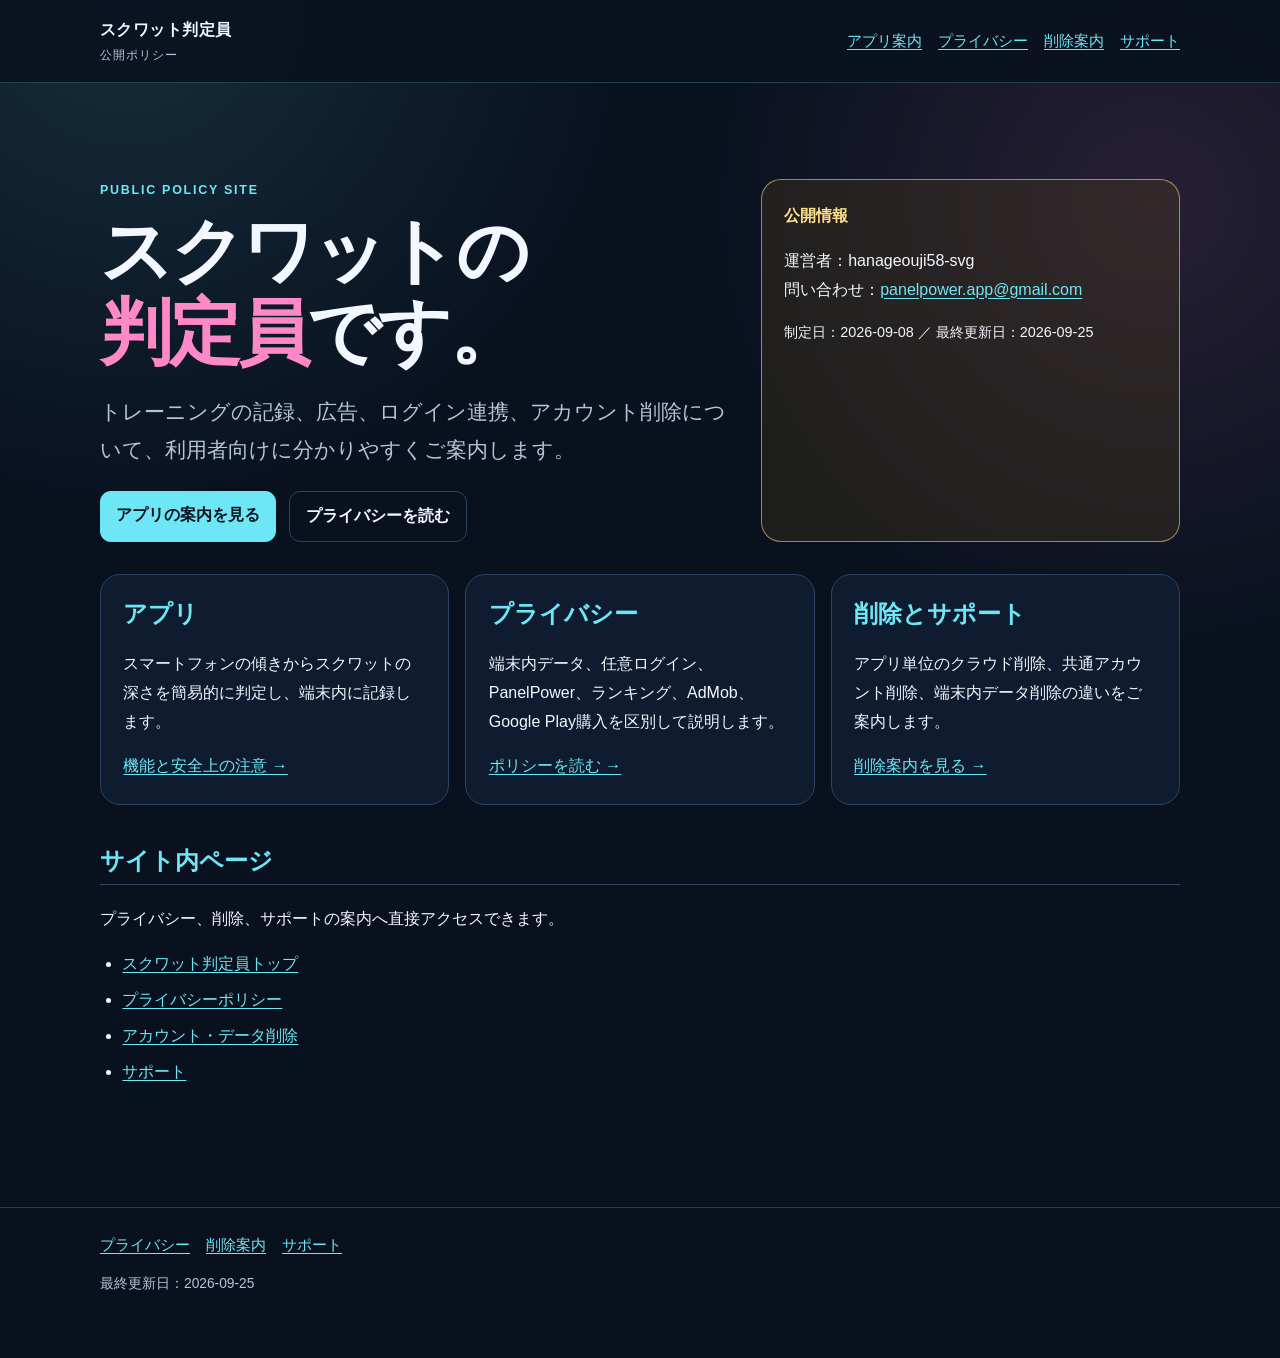
<file: index.html>
<!doctype html>
<html lang="ja">
  <head>
    <meta charset="utf-8">
    <meta name="viewport" content="width=device-width, initial-scale=1">
    <meta name="description" content="スクワット判定員の公開ポリシーサイト。プライバシー、アカウント削除、サポートをご案内します。">
    <meta name="theme-color" content="#09111f">
    <link rel="canonical" href="https://hanageouji58-svg.github.io/app-policies/">
    <link rel="stylesheet" href="styles.css">
    <title>アプリポリシー | スクワット判定員</title>
  </head>
  <body>
    <header class="site-header">
      <div class="shell header-inner">
        <a class="brand" href="./">スクワット判定員<small>公開ポリシー</small></a>
        <nav aria-label="主要メニュー">
          <a href="squatdegrees/">アプリ案内</a>
          <a href="squatdegrees/privacy/">プライバシー</a>
          <a href="squatdegrees/account-deletion/">削除案内</a>
          <a href="squatdegrees/support/">サポート</a>
        </nav>
      </div>
    </header>
    <main class="shell">
      <section class="hero">
        <div>
          <p class="eyebrow">Public policy site</p>
          <h1>スクワットの<br><span>判定員</span>です。</h1>
          <p class="lede">トレーニングの記録、広告、ログイン連携、アカウント削除について、利用者向けに分かりやすくご案内します。</p>
          <div class="button-row">
            <a class="button" href="squatdegrees/">アプリの案内を見る</a>
            <a class="button secondary" href="squatdegrees/privacy/">プライバシーを読む</a>
          </div>
        </div>
        <aside class="notice" aria-label="公開情報">
          <strong>公開情報</strong>
          <p>運営者：hanageouji58-svg<br>問い合わせ：<a href="mailto:panelpower.app@gmail.com?subject=%E3%80%90%E3%82%B9%E3%82%AF%E3%83%AF%E3%83%83%E3%83%88%E5%88%A4%E5%AE%9A%E5%93%A1%E3%80%91%E3%81%8A%E5%95%8F%E3%81%84%E5%90%88%E3%82%8F%E3%81%9B">panelpower.app@gmail.com</a></p>
          <p class="small">制定日：2026-09-08 ／ 最終更新日：2026-09-25</p>
        </aside>
      </section>

      <div class="card-grid">
        <article class="card">
          <h2>アプリ</h2>
          <p>スマートフォンの傾きからスクワットの深さを簡易的に判定し、端末内に記録します。</p>
          <a href="squatdegrees/">機能と安全上の注意 →</a>
        </article>
        <article class="card">
          <h2>プライバシー</h2>
          <p>端末内データ、任意ログイン、PanelPower、ランキング、AdMob、Google Play購入を区別して説明します。</p>
          <a href="squatdegrees/privacy/">ポリシーを読む →</a>
        </article>
        <article class="card">
          <h2>削除とサポート</h2>
          <p>アプリ単位のクラウド削除、共通アカウント削除、端末内データ削除の違いをご案内します。</p>
          <a href="squatdegrees/account-deletion/">削除案内を見る →</a>
        </article>
      </div>

      <section>
        <h2>サイト内ページ</h2>
        <p>プライバシー、削除、サポートの案内へ直接アクセスできます。</p>
        <ul>
          <li><a href="squatdegrees/">スクワット判定員トップ</a></li>
          <li><a href="squatdegrees/privacy/">プライバシーポリシー</a></li>
          <li><a href="squatdegrees/account-deletion/">アカウント・データ削除</a></li>
          <li><a href="squatdegrees/support/">サポート</a></li>
        </ul>
      </section>
    </main>
    <footer class="site-footer">
      <div class="shell">
        <nav aria-label="フッターメニュー">
          <a href="squatdegrees/privacy/">プライバシー</a>
          <a href="squatdegrees/account-deletion/">削除案内</a>
          <a href="squatdegrees/support/">サポート</a>
        </nav>
        <p>最終更新日：2026-09-25</p>
      </div>
    </footer>
  </body>
</html>
</file>
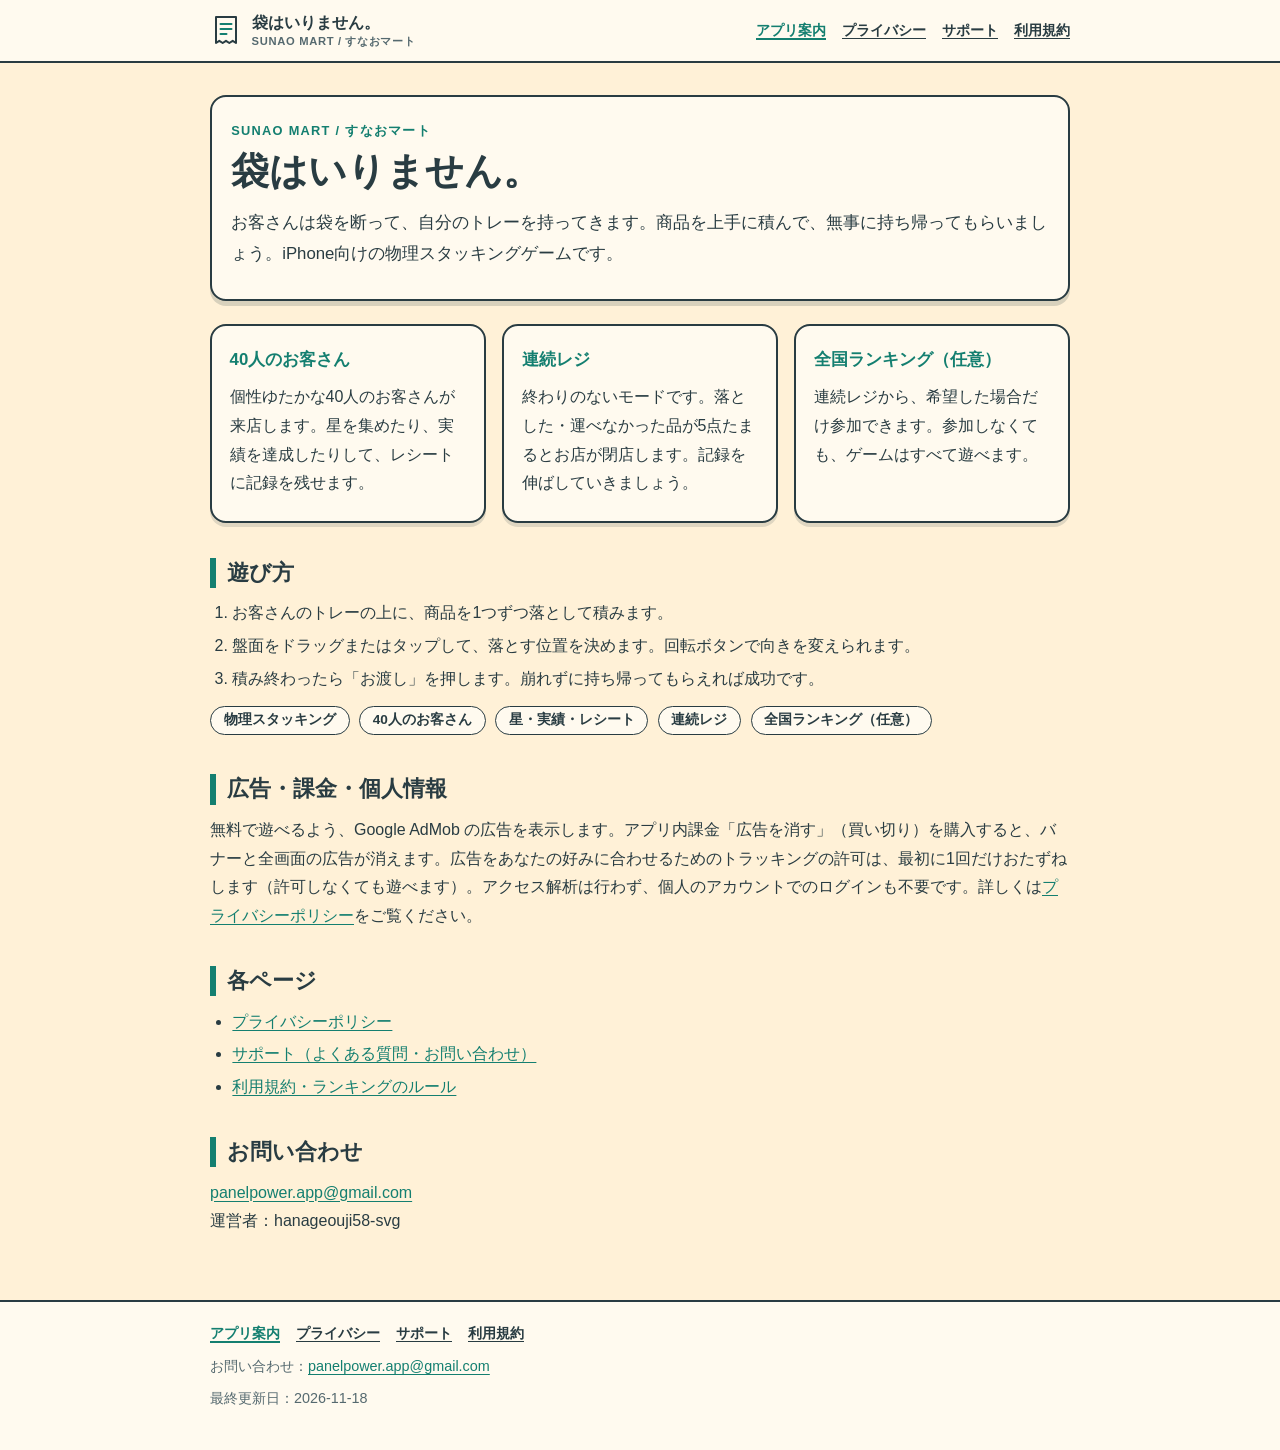
<file: fukuro/index.html>
<!doctype html>
<html lang="ja">
  <head>
    <meta charset="utf-8">
    <meta name="viewport" content="width=device-width, initial-scale=1">
    <meta name="description" content="『袋はいりません。』（SUNAO MART / すなおマート）の紹介。遊び方、連続レジ、全国ランキング、お問い合わせ先。">
    <meta name="theme-color" content="#FFF1D7">
    <link rel="canonical" href="https://hanageouji58-svg.github.io/app-policies/fukuro/">
    <link rel="stylesheet" href="styles.css">
    <title>アプリ案内 | 袋はいりません。</title>
  </head>
  <body>
    <header class="site-header">
      <div class="shell header-inner">
        <a class="brand" href="./"><svg class="logo" viewBox="0 0 32 32" width="32" height="32" aria-hidden="true" focusable="false"><path d="M6 3h20v26l-3.3-2.2L19.3 29 16 26.8 12.7 29l-3.4-2.2L6 29z" fill="#FFFAEF" stroke="#293C42" stroke-width="2" stroke-linejoin="round"/><path d="M10.5 10h11M10.5 15h11M10.5 20h6" stroke="#147F70" stroke-width="2" stroke-linecap="round"/></svg><span>袋はいりません。<small>SUNAO MART / すなおマート</small></span></a>
        <nav aria-label="主要メニュー">
          <a href="./" aria-current="page">アプリ案内</a>
          <a href="./privacy/">プライバシー</a>
          <a href="./support/">サポート</a>
          <a href="./terms/">利用規約</a>
        </nav>
      </div>
    </header>
    <main class="shell">
      <section class="hero">
        <p class="eyebrow">SUNAO MART / すなおマート</p>
        <h1>袋はいりません。</h1>
        <p class="lede">お客さんは袋を断って、自分のトレーを持ってきます。商品を上手に積んで、無事に持ち帰ってもらいましょう。iPhone向けの物理スタッキングゲームです。</p>
      </section>

      <div class="card-grid">
        <article class="card">
          <h3>40人のお客さん</h3>
          <p>個性ゆたかな40人のお客さんが来店します。星を集めたり、実績を達成したりして、レシートに記録を残せます。</p>
        </article>
        <article class="card">
          <h3>連続レジ</h3>
          <p>終わりのないモードです。落とした・運べなかった品が5点たまるとお店が閉店します。記録を伸ばしていきましょう。</p>
        </article>
        <article class="card">
          <h3>全国ランキング（任意）</h3>
          <p>連続レジから、希望した場合だけ参加できます。参加しなくても、ゲームはすべて遊べます。</p>
        </article>
      </div>

      <section>
        <h2>遊び方</h2>
        <ol>
          <li>お客さんのトレーの上に、商品を1つずつ落として積みます。</li>
          <li>盤面をドラッグまたはタップして、落とす位置を決めます。回転ボタンで向きを変えられます。</li>
          <li>積み終わったら「お渡し」を押します。崩れずに持ち帰ってもらえれば成功です。</li>
        </ol>
        <p>
          <span class="pill">物理スタッキング</span>
          <span class="pill">40人のお客さん</span>
          <span class="pill">星・実績・レシート</span>
          <span class="pill">連続レジ</span>
          <span class="pill">全国ランキング（任意）</span>
        </p>
      </section>

      <section>
        <h2>広告・課金・個人情報</h2>
        <p>無料で遊べるよう、Google AdMob の広告を表示します。アプリ内課金「広告を消す」（買い切り）を購入すると、バナーと全画面の広告が消えます。広告をあなたの好みに合わせるためのトラッキングの許可は、最初に1回だけおたずねします（許可しなくても遊べます）。アクセス解析は行わず、個人のアカウントでのログインも不要です。詳しくは<a href="privacy/">プライバシーポリシー</a>をご覧ください。</p>
      </section>

      <section>
        <h2>各ページ</h2>
        <ul>
          <li><a href="privacy/">プライバシーポリシー</a></li>
          <li><a href="support/">サポート（よくある質問・お問い合わせ）</a></li>
          <li><a href="terms/">利用規約・ランキングのルール</a></li>
        </ul>
      </section>

      <section>
        <h2>お問い合わせ</h2>
        <p><a href="mailto:panelpower.app@gmail.com?subject=%E3%80%90%E8%A2%8B%E3%81%AF%E3%81%84%E3%82%8A%E3%81%BE%E3%81%9B%E3%82%93%E3%80%82%E3%80%91%E3%81%8A%E5%95%8F%E3%81%84%E5%90%88%E3%82%8F%E3%81%9B">panelpower.app@gmail.com</a><br>運営者：hanageouji58-svg</p>
      </section>
    </main>
    <footer class="site-footer">
      <div class="shell">
        <nav aria-label="フッターメニュー">
          <a href="./" aria-current="page">アプリ案内</a>
          <a href="./privacy/">プライバシー</a>
          <a href="./support/">サポート</a>
          <a href="./terms/">利用規約</a>
        </nav>
        <p>お問い合わせ：<a href="mailto:panelpower.app@gmail.com?subject=%E3%80%90%E8%A2%8B%E3%81%AF%E3%81%84%E3%82%8A%E3%81%BE%E3%81%9B%E3%82%93%E3%80%82%E3%80%91%E3%81%8A%E5%95%8F%E3%81%84%E5%90%88%E3%82%8F%E3%81%9B">panelpower.app@gmail.com</a></p>
        <p>最終更新日：2026-11-18</p>
      </div>
    </footer>
  </body>
</html>
</file>
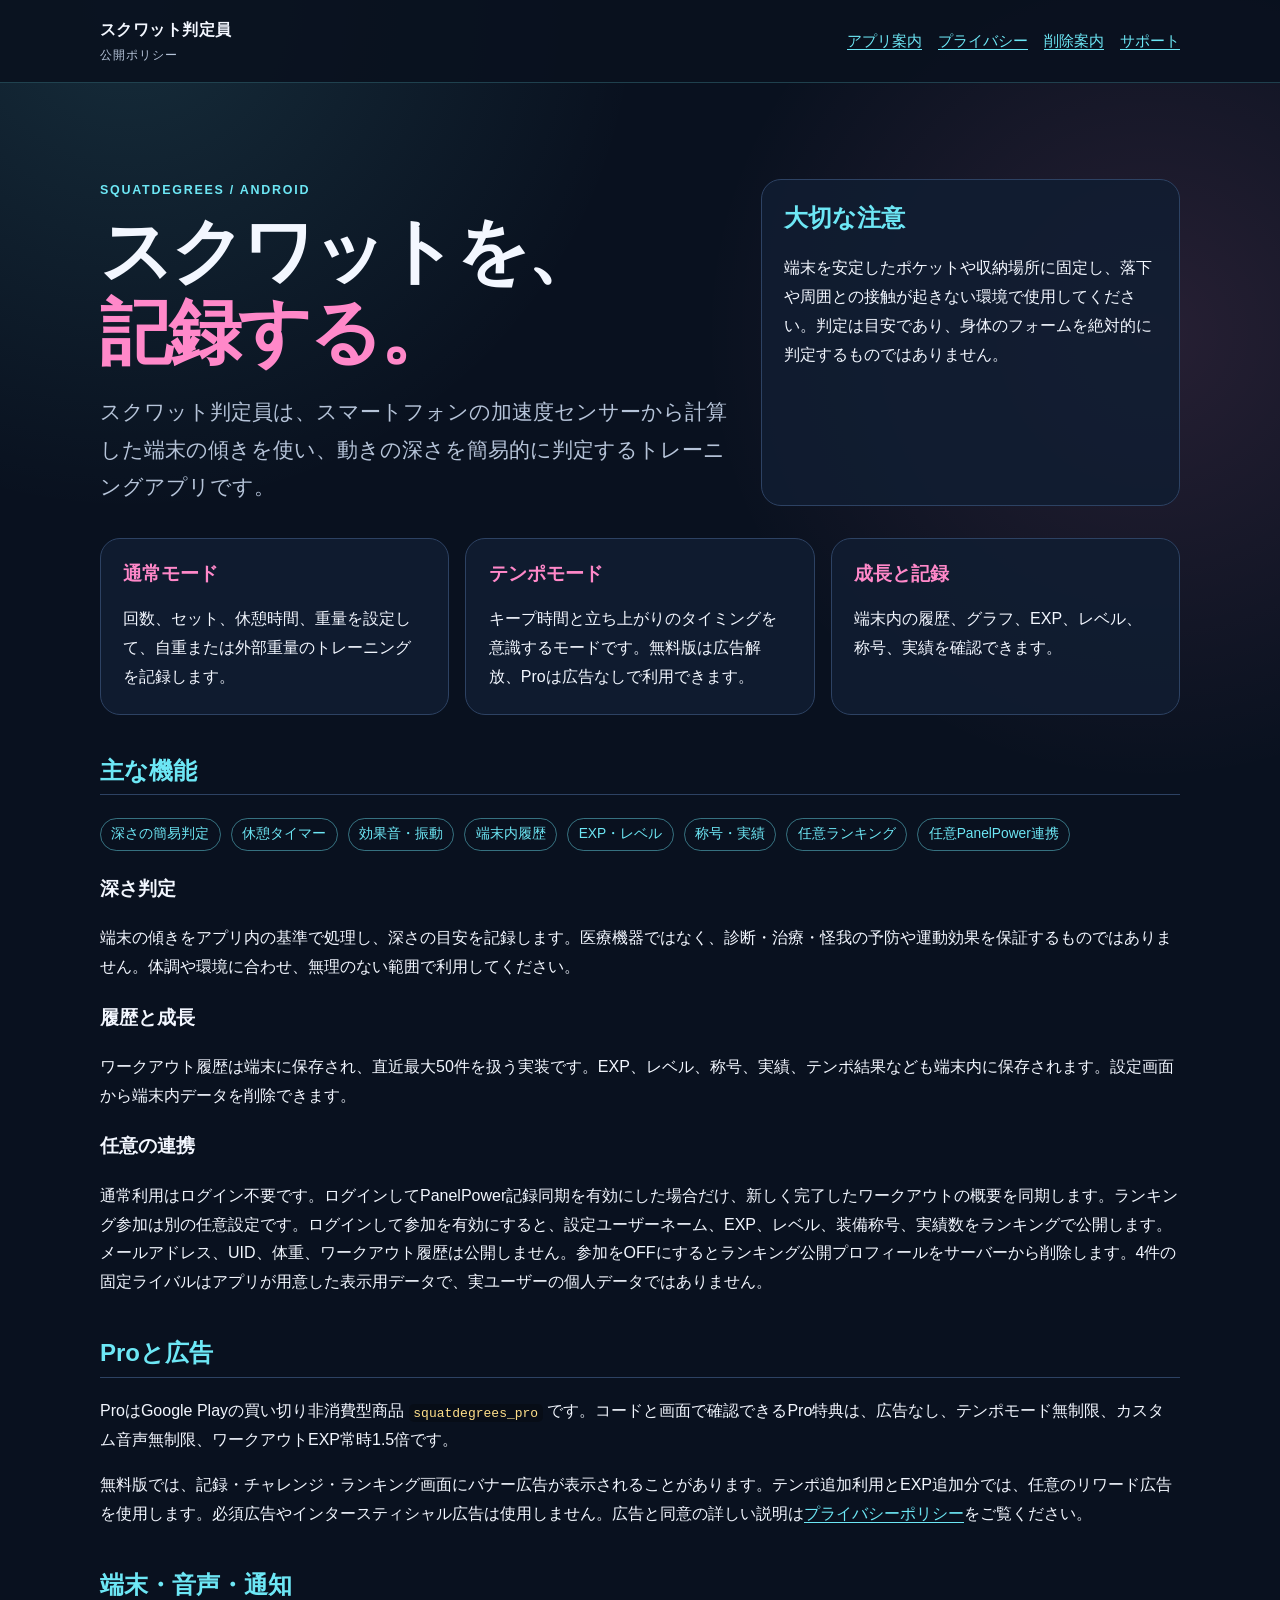
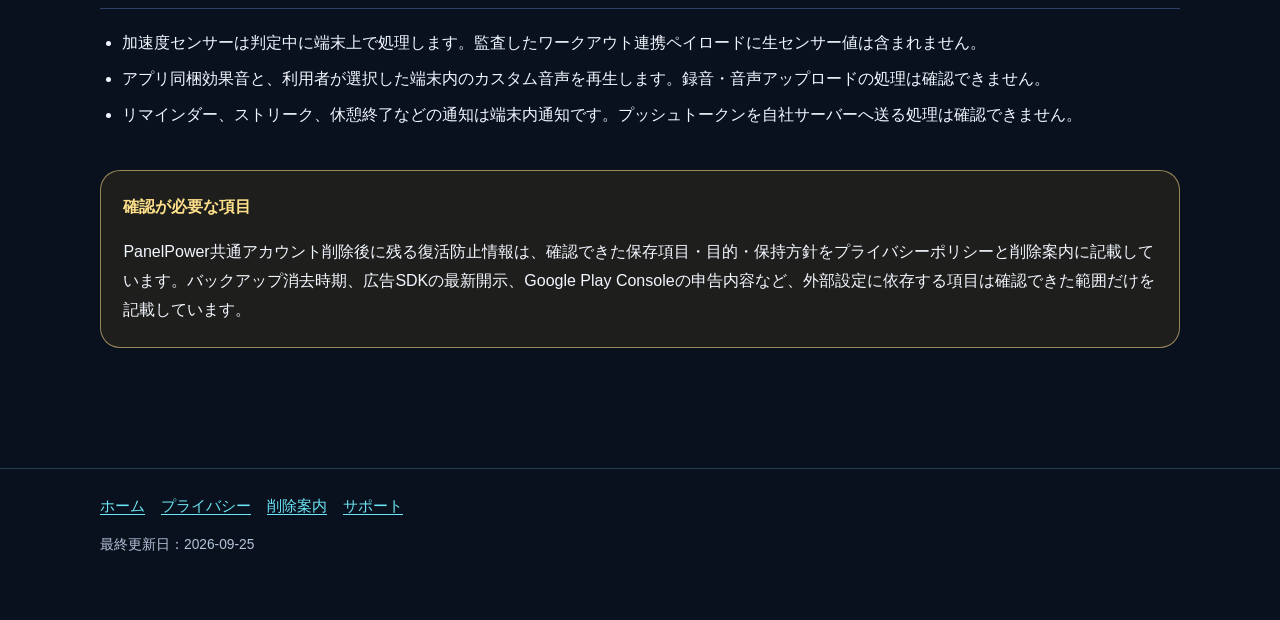
<file: squatdegrees/index.html>
<!doctype html>
<html lang="ja">
  <head>
    <meta charset="utf-8">
    <meta name="viewport" content="width=device-width, initial-scale=1">
    <meta name="description" content="スクワット判定員の機能、広告、Pro、データの概要と安全上の注意。">
    <meta name="theme-color" content="#09111f">
    <link rel="canonical" href="https://hanageouji58-svg.github.io/app-policies/squatdegrees/">
    <link rel="stylesheet" href="../styles.css">
    <title>アプリ案内 | スクワット判定員</title>
  </head>
  <body>
    <header class="site-header">
      <div class="shell header-inner">
        <a class="brand" href="../">スクワット判定員<small>公開ポリシー</small></a>
        <nav aria-label="主要メニュー">
          <a href="./">アプリ案内</a>
          <a href="privacy/">プライバシー</a>
          <a href="account-deletion/">削除案内</a>
          <a href="support/">サポート</a>
        </nav>
      </div>
    </header>
    <main class="shell">
      <section class="hero">
        <div>
          <p class="eyebrow">Squatdegrees / Android</p>
          <h1>スクワットを、<br><span>記録する。</span></h1>
          <p class="lede">スクワット判定員は、スマートフォンの加速度センサーから計算した端末の傾きを使い、動きの深さを簡易的に判定するトレーニングアプリです。</p>
        </div>
        <aside class="card">
          <h2>大切な注意</h2>
          <p>端末を安定したポケットや収納場所に固定し、落下や周囲との接触が起きない環境で使用してください。判定は目安であり、身体のフォームを絶対的に判定するものではありません。</p>
        </aside>
      </section>

      <div class="card-grid">
        <article class="card">
          <h3>通常モード</h3>
          <p>回数、セット、休憩時間、重量を設定して、自重または外部重量のトレーニングを記録します。</p>
        </article>
        <article class="card">
          <h3>テンポモード</h3>
          <p>キープ時間と立ち上がりのタイミングを意識するモードです。無料版は広告解放、Proは広告なしで利用できます。</p>
        </article>
        <article class="card">
          <h3>成長と記録</h3>
          <p>端末内の履歴、グラフ、EXP、レベル、称号、実績を確認できます。</p>
        </article>
      </div>

      <section>
        <h2>主な機能</h2>
        <p>
          <span class="pill">深さの簡易判定</span>
          <span class="pill">休憩タイマー</span>
          <span class="pill">効果音・振動</span>
          <span class="pill">端末内履歴</span>
          <span class="pill">EXP・レベル</span>
          <span class="pill">称号・実績</span>
          <span class="pill">任意ランキング</span>
          <span class="pill">任意PanelPower連携</span>
        </p>
        <h3>深さ判定</h3>
        <p>端末の傾きをアプリ内の基準で処理し、深さの目安を記録します。医療機器ではなく、診断・治療・怪我の予防や運動効果を保証するものではありません。体調や環境に合わせ、無理のない範囲で利用してください。</p>
        <h3>履歴と成長</h3>
        <p>ワークアウト履歴は端末に保存され、直近最大50件を扱う実装です。EXP、レベル、称号、実績、テンポ結果なども端末内に保存されます。設定画面から端末内データを削除できます。</p>
        <h3>任意の連携</h3>
        <p>通常利用はログイン不要です。ログインしてPanelPower記録同期を有効にした場合だけ、新しく完了したワークアウトの概要を同期します。ランキング参加は別の任意設定です。ログインして参加を有効にすると、設定ユーザーネーム、EXP、レベル、装備称号、実績数をランキングで公開します。メールアドレス、UID、体重、ワークアウト履歴は公開しません。参加をOFFにするとランキング公開プロフィールをサーバーから削除します。4件の固定ライバルはアプリが用意した表示用データで、実ユーザーの個人データではありません。</p>
      </section>

      <section>
        <h2>Proと広告</h2>
        <p>ProはGoogle Playの買い切り非消費型商品 <code>squatdegrees_pro</code> です。コードと画面で確認できるPro特典は、広告なし、テンポモード無制限、カスタム音声無制限、ワークアウトEXP常時1.5倍です。</p>
        <p>無料版では、記録・チャレンジ・ランキング画面にバナー広告が表示されることがあります。テンポ追加利用とEXP追加分では、任意のリワード広告を使用します。必須広告やインタースティシャル広告は使用しません。広告と同意の詳しい説明は<a href="privacy/">プライバシーポリシー</a>をご覧ください。</p>
      </section>

      <section>
        <h2>端末・音声・通知</h2>
        <ul>
          <li>加速度センサーは判定中に端末上で処理します。監査したワークアウト連携ペイロードに生センサー値は含まれません。</li>
          <li>アプリ同梱効果音と、利用者が選択した端末内のカスタム音声を再生します。録音・音声アップロードの処理は確認できません。</li>
          <li>リマインダー、ストリーク、休憩終了などの通知は端末内通知です。プッシュトークンを自社サーバーへ送る処理は確認できません。</li>
        </ul>
      </section>

      <section class="notice">
        <strong>確認が必要な項目</strong>
        <p>PanelPower共通アカウント削除後に残る復活防止情報は、確認できた保存項目・目的・保持方針をプライバシーポリシーと削除案内に記載しています。バックアップ消去時期、広告SDKの最新開示、Google Play Consoleの申告内容など、外部設定に依存する項目は確認できた範囲だけを記載しています。</p>
      </section>
    </main>
    <footer class="site-footer">
      <div class="shell">
        <nav aria-label="フッターメニュー">
          <a href="../">ホーム</a>
          <a href="privacy/">プライバシー</a>
          <a href="account-deletion/">削除案内</a>
          <a href="support/">サポート</a>
        </nav>
        <p>最終更新日：2026-09-25</p>
      </div>
    </footer>
  </body>
</html>
</file>
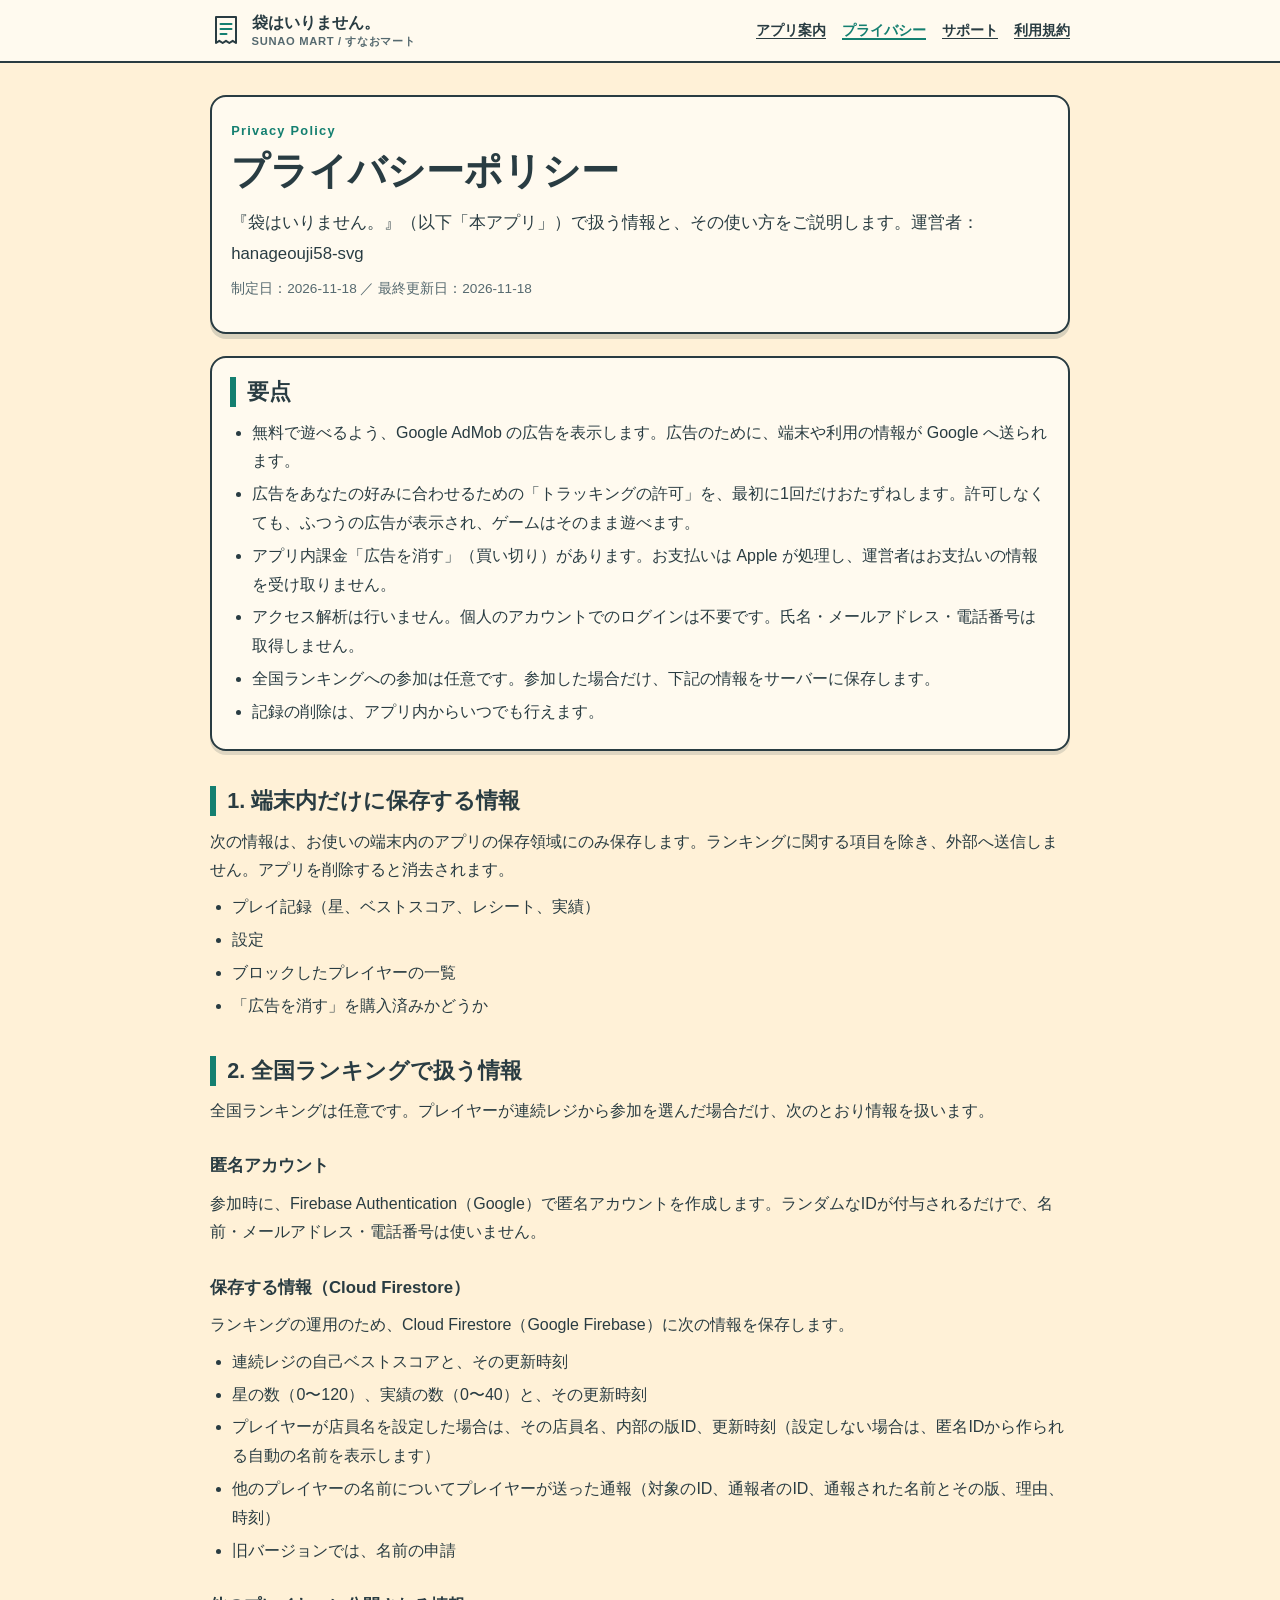
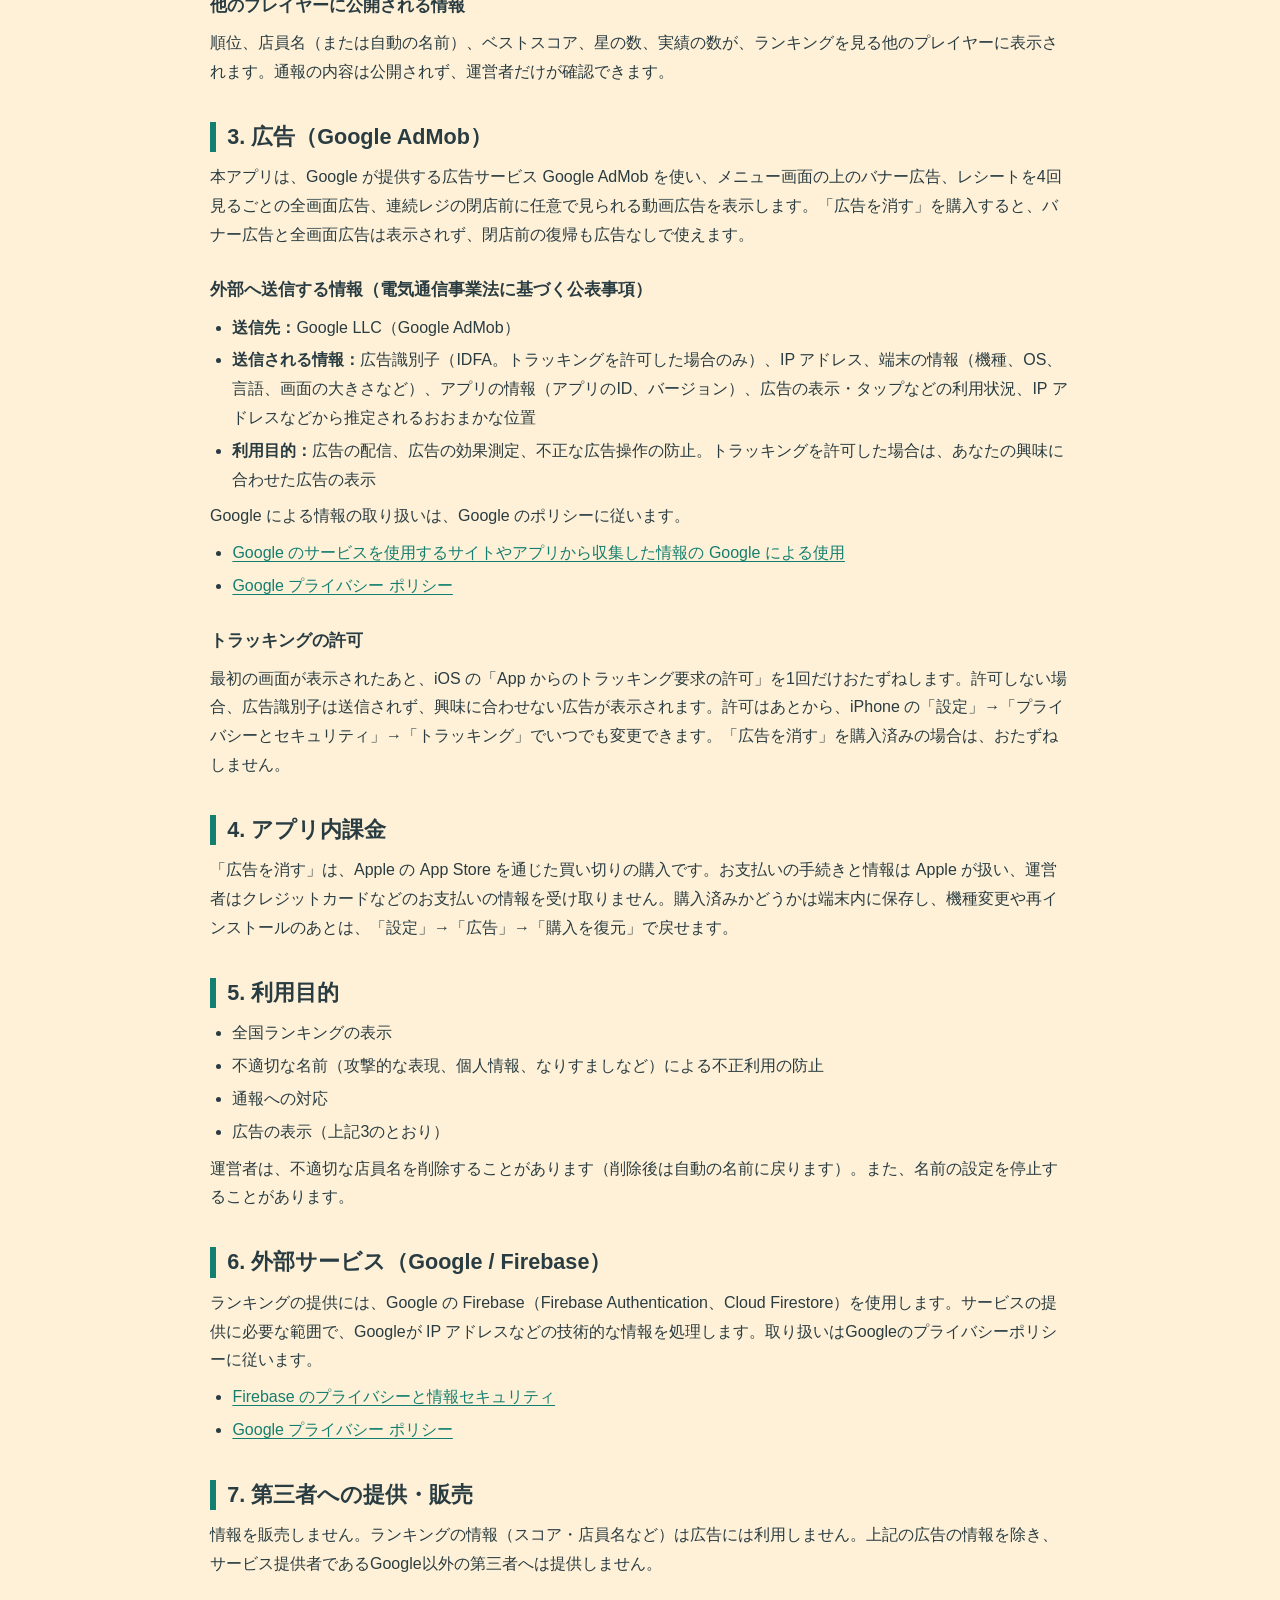
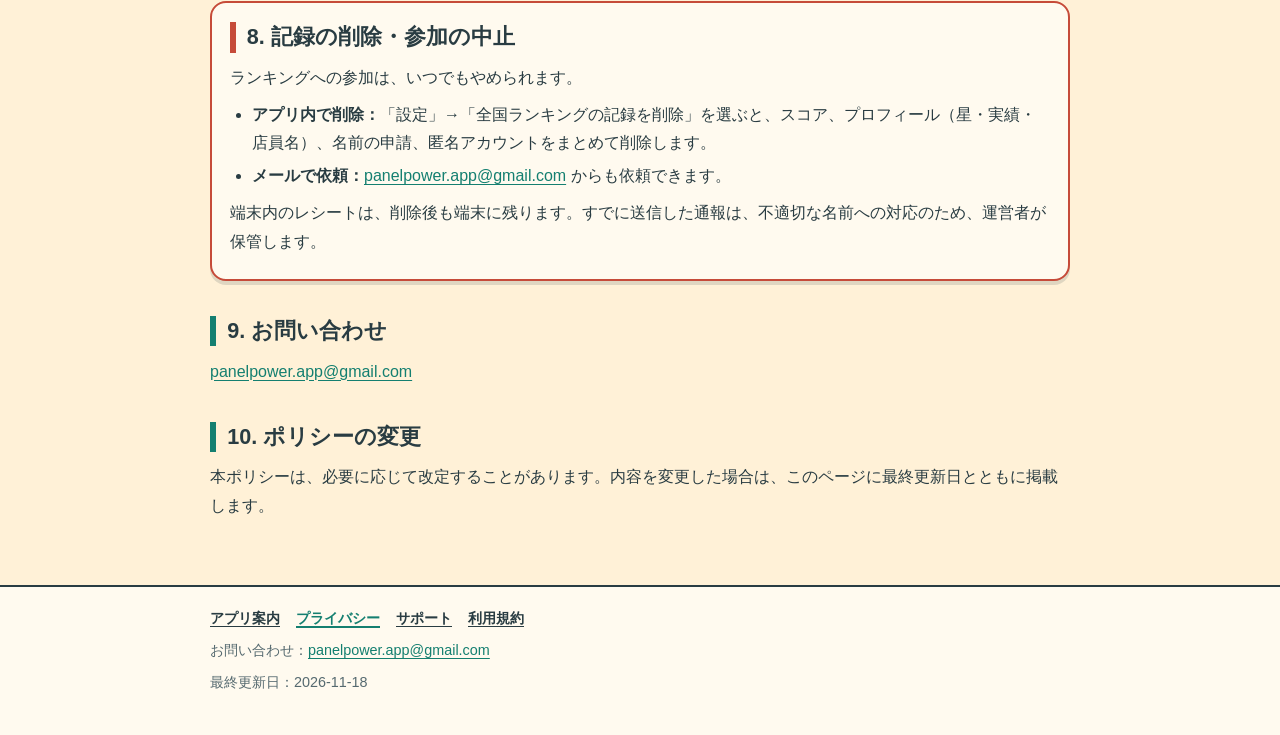
<file: fukuro/privacy/index.html>
<!doctype html>
<html lang="ja">
  <head>
    <meta charset="utf-8">
    <meta name="viewport" content="width=device-width, initial-scale=1">
    <meta name="description" content="『袋はいりません。』のプライバシーポリシー。端末内の情報、広告（Google AdMob）とトラッキング、アプリ内課金、任意の全国ランキングで扱う情報、削除方法。">
    <meta name="theme-color" content="#FFF1D7">
    <link rel="canonical" href="https://hanageouji58-svg.github.io/app-policies/fukuro/privacy/">
    <link rel="stylesheet" href="../styles.css">
    <title>プライバシーポリシー | 袋はいりません。</title>
  </head>
  <body>
    <header class="site-header">
      <div class="shell header-inner">
        <a class="brand" href="../"><svg class="logo" viewBox="0 0 32 32" width="32" height="32" aria-hidden="true" focusable="false"><path d="M6 3h20v26l-3.3-2.2L19.3 29 16 26.8 12.7 29l-3.4-2.2L6 29z" fill="#FFFAEF" stroke="#293C42" stroke-width="2" stroke-linejoin="round"/><path d="M10.5 10h11M10.5 15h11M10.5 20h6" stroke="#147F70" stroke-width="2" stroke-linecap="round"/></svg><span>袋はいりません。<small>SUNAO MART / すなおマート</small></span></a>
        <nav aria-label="主要メニュー">
          <a href="../">アプリ案内</a>
          <a href="../privacy/" aria-current="page">プライバシー</a>
          <a href="../support/">サポート</a>
          <a href="../terms/">利用規約</a>
        </nav>
      </div>
    </header>
    <main class="shell">
      <section class="hero">
        <p class="eyebrow">Privacy Policy</p>
        <h1>プライバシーポリシー</h1>
        <p class="lede">『袋はいりません。』（以下「本アプリ」）で扱う情報と、その使い方をご説明します。運営者：hanageouji58-svg</p>
        <p class="meta">制定日：2026-11-18 ／ 最終更新日：2026-11-18</p>
      </section>

      <section class="card">
        <h2>要点</h2>
        <ul>
          <li>無料で遊べるよう、Google AdMob の広告を表示します。広告のために、端末や利用の情報が Google へ送られます。</li>
          <li>広告をあなたの好みに合わせるための「トラッキングの許可」を、最初に1回だけおたずねします。許可しなくても、ふつうの広告が表示され、ゲームはそのまま遊べます。</li>
          <li>アプリ内課金「広告を消す」（買い切り）があります。お支払いは Apple が処理し、運営者はお支払いの情報を受け取りません。</li>
          <li>アクセス解析は行いません。個人のアカウントでのログインは不要です。氏名・メールアドレス・電話番号は取得しません。</li>
          <li>全国ランキングへの参加は任意です。参加した場合だけ、下記の情報をサーバーに保存します。</li>
          <li>記録の削除は、アプリ内からいつでも行えます。</li>
        </ul>
      </section>

      <section>
        <h2>1. 端末内だけに保存する情報</h2>
        <p>次の情報は、お使いの端末内のアプリの保存領域にのみ保存します。ランキングに関する項目を除き、外部へ送信しません。アプリを削除すると消去されます。</p>
        <ul>
          <li>プレイ記録（星、ベストスコア、レシート、実績）</li>
          <li>設定</li>
          <li>ブロックしたプレイヤーの一覧</li>
          <li>「広告を消す」を購入済みかどうか</li>
        </ul>
      </section>

      <section>
        <h2>2. 全国ランキングで扱う情報</h2>
        <p>全国ランキングは任意です。プレイヤーが連続レジから参加を選んだ場合だけ、次のとおり情報を扱います。</p>
        <h3>匿名アカウント</h3>
        <p>参加時に、Firebase Authentication（Google）で匿名アカウントを作成します。ランダムなIDが付与されるだけで、名前・メールアドレス・電話番号は使いません。</p>
        <h3>保存する情報（Cloud Firestore）</h3>
        <p>ランキングの運用のため、Cloud Firestore（Google Firebase）に次の情報を保存します。</p>
        <ul>
          <li>連続レジの自己ベストスコアと、その更新時刻</li>
          <li>星の数（0〜120）、実績の数（0〜40）と、その更新時刻</li>
          <li>プレイヤーが店員名を設定した場合は、その店員名、内部の版ID、更新時刻（設定しない場合は、匿名IDから作られる自動の名前を表示します）</li>
          <li>他のプレイヤーの名前についてプレイヤーが送った通報（対象のID、通報者のID、通報された名前とその版、理由、時刻）</li>
          <li>旧バージョンでは、名前の申請</li>
        </ul>
        <h3>他のプレイヤーに公開される情報</h3>
        <p>順位、店員名（または自動の名前）、ベストスコア、星の数、実績の数が、ランキングを見る他のプレイヤーに表示されます。通報の内容は公開されず、運営者だけが確認できます。</p>
      </section>

      <section>
        <h2>3. 広告（Google AdMob）</h2>
        <p>本アプリは、Google が提供する広告サービス Google AdMob を使い、メニュー画面の上のバナー広告、レシートを4回見るごとの全画面広告、連続レジの閉店前に任意で見られる動画広告を表示します。「広告を消す」を購入すると、バナー広告と全画面広告は表示されず、閉店前の復帰も広告なしで使えます。</p>
        <h3>外部へ送信する情報（電気通信事業法に基づく公表事項）</h3>
        <ul>
          <li><strong>送信先：</strong>Google LLC（Google AdMob）</li>
          <li><strong>送信される情報：</strong>広告識別子（IDFA。トラッキングを許可した場合のみ）、IP アドレス、端末の情報（機種、OS、言語、画面の大きさなど）、アプリの情報（アプリのID、バージョン）、広告の表示・タップなどの利用状況、IP アドレスなどから推定されるおおまかな位置</li>
          <li><strong>利用目的：</strong>広告の配信、広告の効果測定、不正な広告操作の防止。トラッキングを許可した場合は、あなたの興味に合わせた広告の表示</li>
        </ul>
        <p>Google による情報の取り扱いは、Google のポリシーに従います。</p>
        <ul>
          <li><a href="https://policies.google.com/technologies/partner-sites" rel="noopener">Google のサービスを使用するサイトやアプリから収集した情報の Google による使用</a></li>
          <li><a href="https://policies.google.com/privacy" rel="noopener">Google プライバシー ポリシー</a></li>
        </ul>
        <h3>トラッキングの許可</h3>
        <p>最初の画面が表示されたあと、iOS の「App からのトラッキング要求の許可」を1回だけおたずねします。許可しない場合、広告識別子は送信されず、興味に合わせない広告が表示されます。許可はあとから、iPhone の「設定」→「プライバシーとセキュリティ」→「トラッキング」でいつでも変更できます。「広告を消す」を購入済みの場合は、おたずねしません。</p>
      </section>

      <section>
        <h2>4. アプリ内課金</h2>
        <p>「広告を消す」は、Apple の App Store を通じた買い切りの購入です。お支払いの手続きと情報は Apple が扱い、運営者はクレジットカードなどのお支払いの情報を受け取りません。購入済みかどうかは端末内に保存し、機種変更や再インストールのあとは、「設定」→「広告」→「購入を復元」で戻せます。</p>
      </section>

      <section>
        <h2>5. 利用目的</h2>
        <ul>
          <li>全国ランキングの表示</li>
          <li>不適切な名前（攻撃的な表現、個人情報、なりすましなど）による不正利用の防止</li>
          <li>通報への対応</li>
          <li>広告の表示（上記3のとおり）</li>
        </ul>
        <p>運営者は、不適切な店員名を削除することがあります（削除後は自動の名前に戻ります）。また、名前の設定を停止することがあります。</p>
      </section>

      <section>
        <h2>6. 外部サービス（Google / Firebase）</h2>
        <p>ランキングの提供には、Google の Firebase（Firebase Authentication、Cloud Firestore）を使用します。サービスの提供に必要な範囲で、Googleが IP アドレスなどの技術的な情報を処理します。取り扱いはGoogleのプライバシーポリシーに従います。</p>
        <ul>
          <li><a href="https://firebase.google.com/support/privacy" rel="noopener">Firebase のプライバシーと情報セキュリティ</a></li>
          <li><a href="https://policies.google.com/privacy" rel="noopener">Google プライバシー ポリシー</a></li>
        </ul>
      </section>

      <section>
        <h2>7. 第三者への提供・販売</h2>
        <p>情報を販売しません。ランキングの情報（スコア・店員名など）は広告には利用しません。上記の広告の情報を除き、サービス提供者であるGoogle以外の第三者へは提供しません。</p>
      </section>

      <section class="card warn">
        <h2>8. 記録の削除・参加の中止</h2>
        <p>ランキングへの参加は、いつでもやめられます。</p>
        <ul>
          <li><strong>アプリ内で削除：</strong>「設定」→「全国ランキングの記録を削除」を選ぶと、スコア、プロフィール（星・実績・店員名）、名前の申請、匿名アカウントをまとめて削除します。</li>
          <li><strong>メールで依頼：</strong><a href="mailto:panelpower.app@gmail.com?subject=%E3%80%90%E8%A2%8B%E3%81%AF%E3%81%84%E3%82%8A%E3%81%BE%E3%81%9B%E3%82%93%E3%80%82%E3%80%91%E3%83%A9%E3%83%B3%E3%82%AD%E3%83%B3%E3%82%B0%E3%81%AE%E8%A8%98%E9%8C%B2%E3%81%AE%E5%89%8A%E9%99%A4%E4%BE%9D%E9%A0%BC">panelpower.app@gmail.com</a> からも依頼できます。</li>
        </ul>
        <p>端末内のレシートは、削除後も端末に残ります。すでに送信した通報は、不適切な名前への対応のため、運営者が保管します。</p>
      </section>

      <section>
        <h2>9. お問い合わせ</h2>
        <p><a href="mailto:panelpower.app@gmail.com?subject=%E3%80%90%E8%A2%8B%E3%81%AF%E3%81%84%E3%82%8A%E3%81%BE%E3%81%9B%E3%82%93%E3%80%82%E3%80%91%E3%81%8A%E5%95%8F%E3%81%84%E5%90%88%E3%82%8F%E3%81%9B">panelpower.app@gmail.com</a></p>
      </section>

      <section>
        <h2>10. ポリシーの変更</h2>
        <p>本ポリシーは、必要に応じて改定することがあります。内容を変更した場合は、このページに最終更新日とともに掲載します。</p>
      </section>
    </main>
    <footer class="site-footer">
      <div class="shell">
        <nav aria-label="フッターメニュー">
          <a href="../">アプリ案内</a>
          <a href="../privacy/" aria-current="page">プライバシー</a>
          <a href="../support/">サポート</a>
          <a href="../terms/">利用規約</a>
        </nav>
        <p>お問い合わせ：<a href="mailto:panelpower.app@gmail.com?subject=%E3%80%90%E8%A2%8B%E3%81%AF%E3%81%84%E3%82%8A%E3%81%BE%E3%81%9B%E3%82%93%E3%80%82%E3%80%91%E3%81%8A%E5%95%8F%E3%81%84%E5%90%88%E3%82%8F%E3%81%9B">panelpower.app@gmail.com</a></p>
        <p>最終更新日：2026-11-18</p>
      </div>
    </footer>
  </body>
</html>
</file>
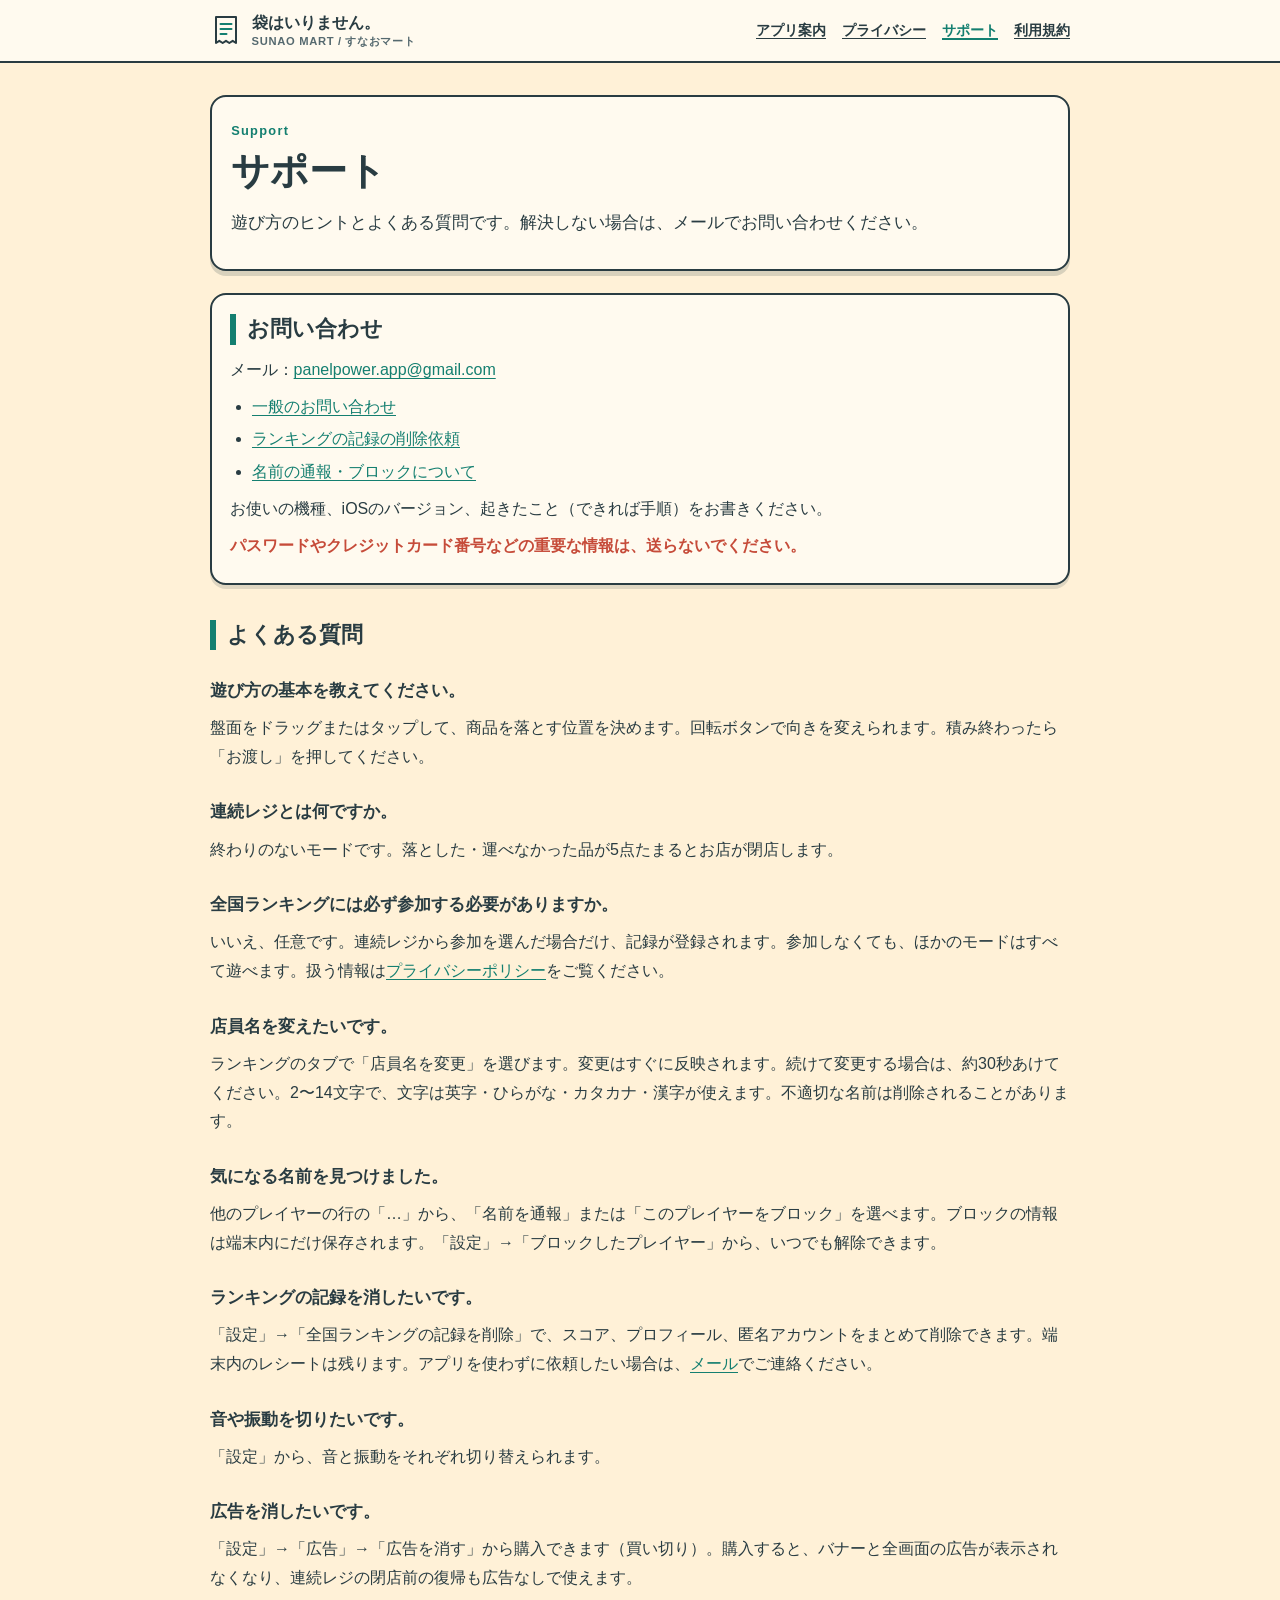
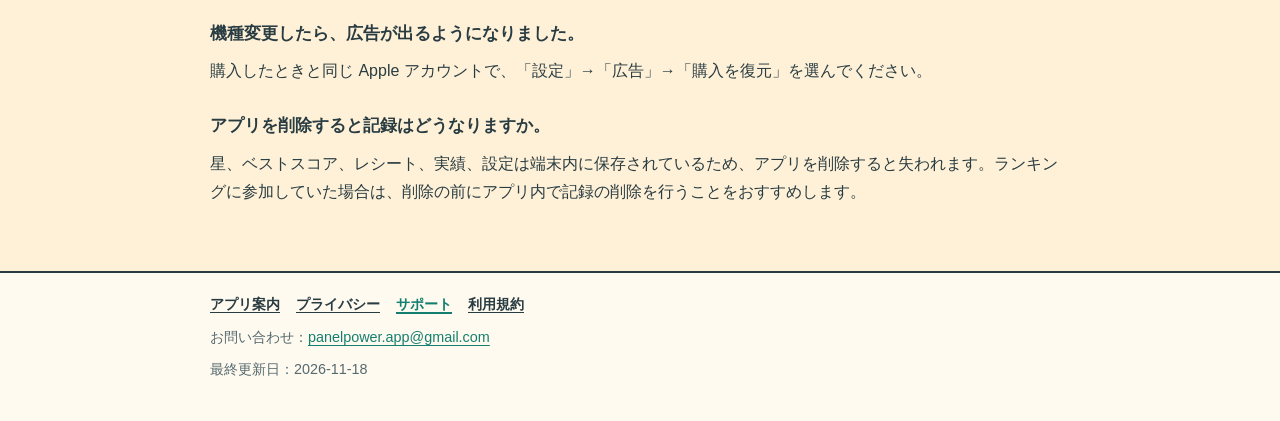
<file: fukuro/support/index.html>
<!doctype html>
<html lang="ja">
  <head>
    <meta charset="utf-8">
    <meta name="viewport" content="width=device-width, initial-scale=1">
    <meta name="description" content="『袋はいりません。』のお問い合わせ先とよくある質問。遊び方、連続レジ、ランキング、通報・ブロック、広告を消す購入と復元、記録の削除。">
    <meta name="theme-color" content="#FFF1D7">
    <link rel="canonical" href="https://hanageouji58-svg.github.io/app-policies/fukuro/support/">
    <link rel="stylesheet" href="../styles.css">
    <title>サポート | 袋はいりません。</title>
  </head>
  <body>
    <header class="site-header">
      <div class="shell header-inner">
        <a class="brand" href="../"><svg class="logo" viewBox="0 0 32 32" width="32" height="32" aria-hidden="true" focusable="false"><path d="M6 3h20v26l-3.3-2.2L19.3 29 16 26.8 12.7 29l-3.4-2.2L6 29z" fill="#FFFAEF" stroke="#293C42" stroke-width="2" stroke-linejoin="round"/><path d="M10.5 10h11M10.5 15h11M10.5 20h6" stroke="#147F70" stroke-width="2" stroke-linecap="round"/></svg><span>袋はいりません。<small>SUNAO MART / すなおマート</small></span></a>
        <nav aria-label="主要メニュー">
          <a href="../">アプリ案内</a>
          <a href="../privacy/">プライバシー</a>
          <a href="../support/" aria-current="page">サポート</a>
          <a href="../terms/">利用規約</a>
        </nav>
      </div>
    </header>
    <main class="shell">
      <section class="hero">
        <p class="eyebrow">Support</p>
        <h1>サポート</h1>
        <p class="lede">遊び方のヒントとよくある質問です。解決しない場合は、メールでお問い合わせください。</p>
      </section>

      <section class="card">
        <h2>お問い合わせ</h2>
        <p>メール：<a href="mailto:panelpower.app@gmail.com?subject=%E3%80%90%E8%A2%8B%E3%81%AF%E3%81%84%E3%82%8A%E3%81%BE%E3%81%9B%E3%82%93%E3%80%82%E3%80%91%E3%81%8A%E5%95%8F%E3%81%84%E5%90%88%E3%82%8F%E3%81%9B">panelpower.app@gmail.com</a></p>
        <ul>
          <li><a href="mailto:panelpower.app@gmail.com?subject=%E3%80%90%E8%A2%8B%E3%81%AF%E3%81%84%E3%82%8A%E3%81%BE%E3%81%9B%E3%82%93%E3%80%82%E3%80%91%E3%81%8A%E5%95%8F%E3%81%84%E5%90%88%E3%82%8F%E3%81%9B">一般のお問い合わせ</a></li>
          <li><a href="mailto:panelpower.app@gmail.com?subject=%E3%80%90%E8%A2%8B%E3%81%AF%E3%81%84%E3%82%8A%E3%81%BE%E3%81%9B%E3%82%93%E3%80%82%E3%80%91%E3%83%A9%E3%83%B3%E3%82%AD%E3%83%B3%E3%82%B0%E3%81%AE%E8%A8%98%E9%8C%B2%E3%81%AE%E5%89%8A%E9%99%A4%E4%BE%9D%E9%A0%BC">ランキングの記録の削除依頼</a></li>
          <li><a href="mailto:panelpower.app@gmail.com?subject=%E3%80%90%E8%A2%8B%E3%81%AF%E3%81%84%E3%82%8A%E3%81%BE%E3%81%9B%E3%82%93%E3%80%82%E3%80%91%E5%90%8D%E5%89%8D%E3%81%AE%E9%80%9A%E5%A0%B1%E3%83%BB%E3%83%96%E3%83%AD%E3%83%83%E3%82%AF%E3%81%AB%E3%81%A4%E3%81%84%E3%81%A6">名前の通報・ブロックについて</a></li>
        </ul>
        <p>お使いの機種、iOSのバージョン、起きたこと（できれば手順）をお書きください。</p>
        <p class="warn-text">パスワードやクレジットカード番号などの重要な情報は、送らないでください。</p>
      </section>

      <section>
        <h2>よくある質問</h2>

        <h3>遊び方の基本を教えてください。</h3>
        <p>盤面をドラッグまたはタップして、商品を落とす位置を決めます。回転ボタンで向きを変えられます。積み終わったら「お渡し」を押してください。</p>

        <h3>連続レジとは何ですか。</h3>
        <p>終わりのないモードです。落とした・運べなかった品が5点たまるとお店が閉店します。</p>

        <h3>全国ランキングには必ず参加する必要がありますか。</h3>
        <p>いいえ、任意です。連続レジから参加を選んだ場合だけ、記録が登録されます。参加しなくても、ほかのモードはすべて遊べます。扱う情報は<a href="../privacy/">プライバシーポリシー</a>をご覧ください。</p>

        <h3>店員名を変えたいです。</h3>
        <p>ランキングのタブで「店員名を変更」を選びます。変更はすぐに反映されます。続けて変更する場合は、約30秒あけてください。2〜14文字で、文字は英字・ひらがな・カタカナ・漢字が使えます。不適切な名前は削除されることがあります。</p>

        <h3>気になる名前を見つけました。</h3>
        <p>他のプレイヤーの行の「…」から、「名前を通報」または「このプレイヤーをブロック」を選べます。ブロックの情報は端末内にだけ保存されます。「設定」→「ブロックしたプレイヤー」から、いつでも解除できます。</p>

        <h3>ランキングの記録を消したいです。</h3>
        <p>「設定」→「全国ランキングの記録を削除」で、スコア、プロフィール、匿名アカウントをまとめて削除できます。端末内のレシートは残ります。アプリを使わずに依頼したい場合は、<a href="mailto:panelpower.app@gmail.com?subject=%E3%80%90%E8%A2%8B%E3%81%AF%E3%81%84%E3%82%8A%E3%81%BE%E3%81%9B%E3%82%93%E3%80%82%E3%80%91%E3%83%A9%E3%83%B3%E3%82%AD%E3%83%B3%E3%82%B0%E3%81%AE%E8%A8%98%E9%8C%B2%E3%81%AE%E5%89%8A%E9%99%A4%E4%BE%9D%E9%A0%BC">メール</a>でご連絡ください。</p>

        <h3>音や振動を切りたいです。</h3>
        <p>「設定」から、音と振動をそれぞれ切り替えられます。</p>

        <h3>広告を消したいです。</h3>
        <p>「設定」→「広告」→「広告を消す」から購入できます（買い切り）。購入すると、バナーと全画面の広告が表示されなくなり、連続レジの閉店前の復帰も広告なしで使えます。</p>
        <h3>機種変更したら、広告が出るようになりました。</h3>
        <p>購入したときと同じ Apple アカウントで、「設定」→「広告」→「購入を復元」を選んでください。</p>
        <h3>アプリを削除すると記録はどうなりますか。</h3>
        <p>星、ベストスコア、レシート、実績、設定は端末内に保存されているため、アプリを削除すると失われます。ランキングに参加していた場合は、削除の前にアプリ内で記録の削除を行うことをおすすめします。</p>
      </section>
    </main>
    <footer class="site-footer">
      <div class="shell">
        <nav aria-label="フッターメニュー">
          <a href="../">アプリ案内</a>
          <a href="../privacy/">プライバシー</a>
          <a href="../support/" aria-current="page">サポート</a>
          <a href="../terms/">利用規約</a>
        </nav>
        <p>お問い合わせ：<a href="mailto:panelpower.app@gmail.com?subject=%E3%80%90%E8%A2%8B%E3%81%AF%E3%81%84%E3%82%8A%E3%81%BE%E3%81%9B%E3%82%93%E3%80%82%E3%80%91%E3%81%8A%E5%95%8F%E3%81%84%E5%90%88%E3%82%8F%E3%81%9B">panelpower.app@gmail.com</a></p>
        <p>最終更新日：2026-11-18</p>
      </div>
    </footer>
  </body>
</html>
</file>
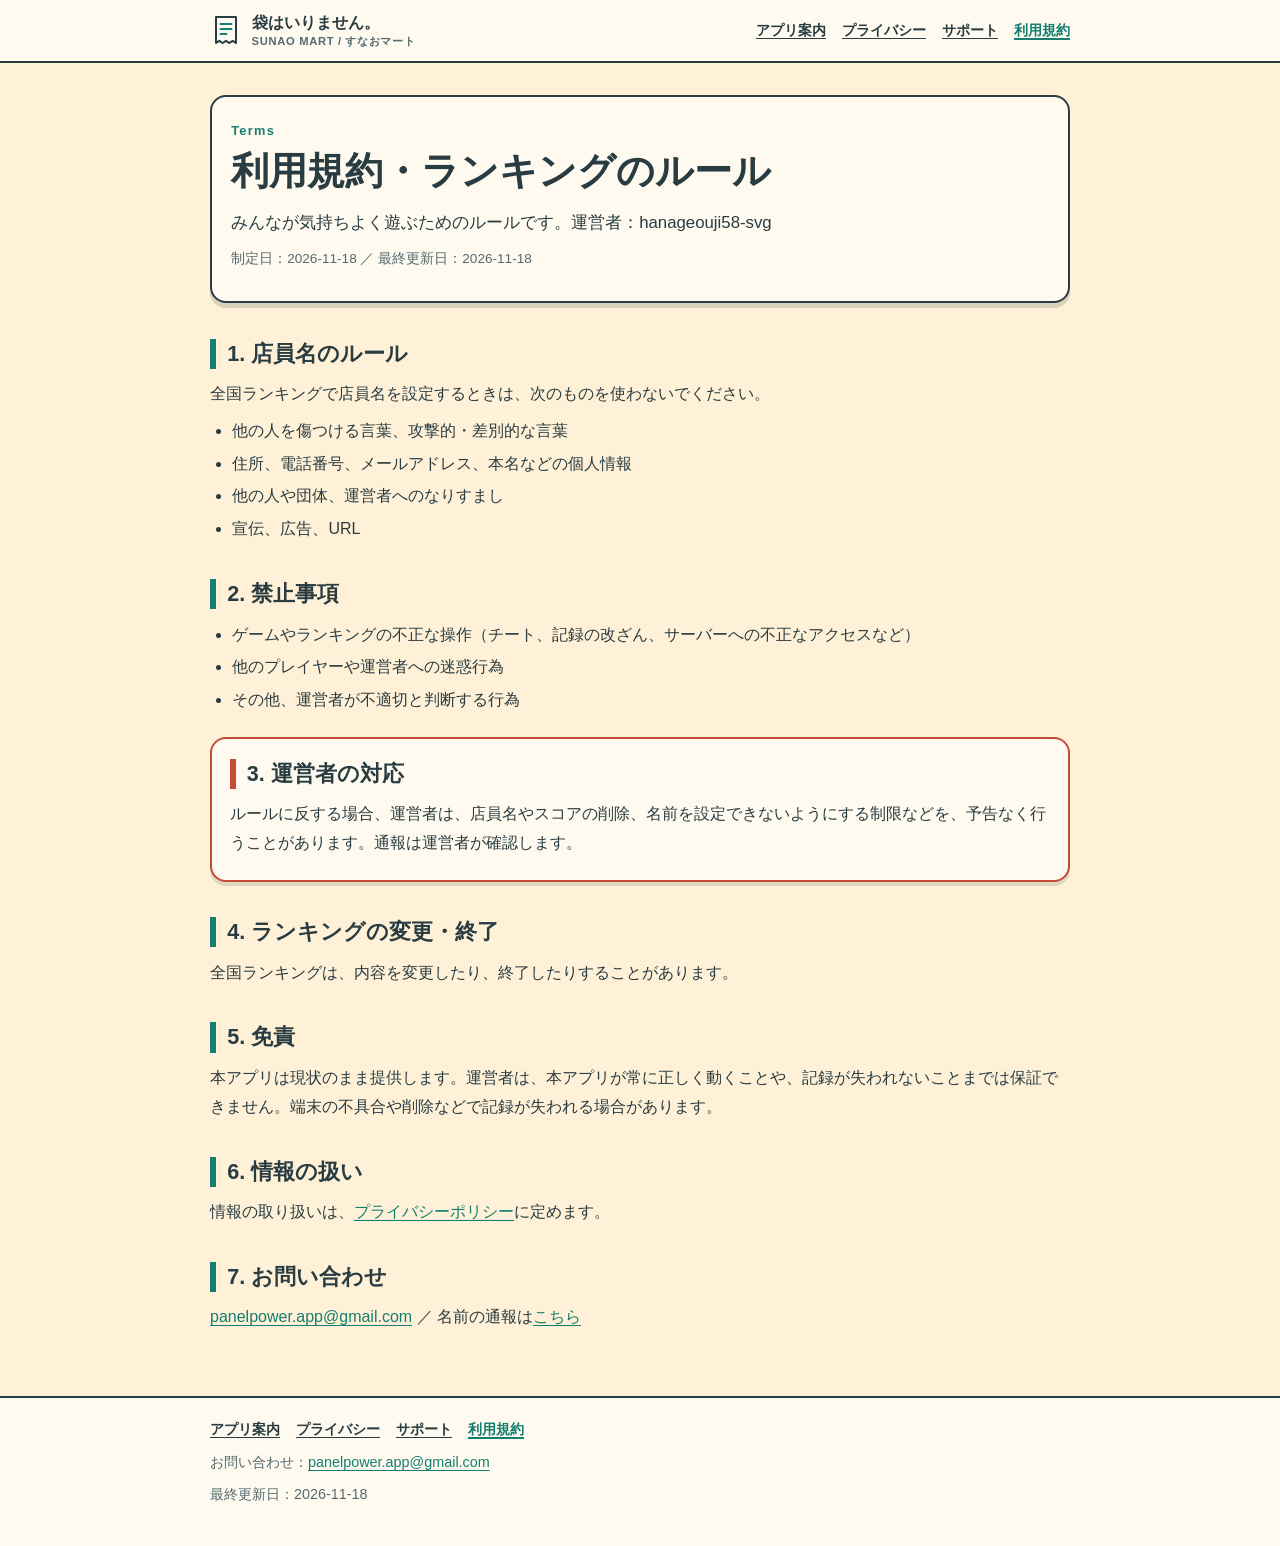
<file: fukuro/terms/index.html>
<!doctype html>
<html lang="ja">
  <head>
    <meta charset="utf-8">
    <meta name="viewport" content="width=device-width, initial-scale=1">
    <meta name="description" content="『袋はいりません。』の利用規約と、全国ランキングの店員名・不正行為に関するルール。">
    <meta name="theme-color" content="#FFF1D7">
    <link rel="canonical" href="https://hanageouji58-svg.github.io/app-policies/fukuro/terms/">
    <link rel="stylesheet" href="../styles.css">
    <title>利用規約・ランキングのルール | 袋はいりません。</title>
  </head>
  <body>
    <header class="site-header">
      <div class="shell header-inner">
        <a class="brand" href="../"><svg class="logo" viewBox="0 0 32 32" width="32" height="32" aria-hidden="true" focusable="false"><path d="M6 3h20v26l-3.3-2.2L19.3 29 16 26.8 12.7 29l-3.4-2.2L6 29z" fill="#FFFAEF" stroke="#293C42" stroke-width="2" stroke-linejoin="round"/><path d="M10.5 10h11M10.5 15h11M10.5 20h6" stroke="#147F70" stroke-width="2" stroke-linecap="round"/></svg><span>袋はいりません。<small>SUNAO MART / すなおマート</small></span></a>
        <nav aria-label="主要メニュー">
          <a href="../">アプリ案内</a>
          <a href="../privacy/">プライバシー</a>
          <a href="../support/">サポート</a>
          <a href="../terms/" aria-current="page">利用規約</a>
        </nav>
      </div>
    </header>
    <main class="shell">
      <section class="hero">
        <p class="eyebrow">Terms</p>
        <h1>利用規約・ランキングのルール</h1>
        <p class="lede">みんなが気持ちよく遊ぶためのルールです。運営者：hanageouji58-svg</p>
        <p class="meta">制定日：2026-11-18 ／ 最終更新日：2026-11-18</p>
      </section>

      <section>
        <h2>1. 店員名のルール</h2>
        <p>全国ランキングで店員名を設定するときは、次のものを使わないでください。</p>
        <ul>
          <li>他の人を傷つける言葉、攻撃的・差別的な言葉</li>
          <li>住所、電話番号、メールアドレス、本名などの個人情報</li>
          <li>他の人や団体、運営者へのなりすまし</li>
          <li>宣伝、広告、URL</li>
        </ul>
      </section>

      <section>
        <h2>2. 禁止事項</h2>
        <ul>
          <li>ゲームやランキングの不正な操作（チート、記録の改ざん、サーバーへの不正なアクセスなど）</li>
          <li>他のプレイヤーや運営者への迷惑行為</li>
          <li>その他、運営者が不適切と判断する行為</li>
        </ul>
      </section>

      <section class="card warn">
        <h2>3. 運営者の対応</h2>
        <p>ルールに反する場合、運営者は、店員名やスコアの削除、名前を設定できないようにする制限などを、予告なく行うことがあります。通報は運営者が確認します。</p>
      </section>

      <section>
        <h2>4. ランキングの変更・終了</h2>
        <p>全国ランキングは、内容を変更したり、終了したりすることがあります。</p>
      </section>

      <section>
        <h2>5. 免責</h2>
        <p>本アプリは現状のまま提供します。運営者は、本アプリが常に正しく動くことや、記録が失われないことまでは保証できません。端末の不具合や削除などで記録が失われる場合があります。</p>
      </section>

      <section>
        <h2>6. 情報の扱い</h2>
        <p>情報の取り扱いは、<a href="../privacy/">プライバシーポリシー</a>に定めます。</p>
      </section>

      <section>
        <h2>7. お問い合わせ</h2>
        <p><a href="mailto:panelpower.app@gmail.com?subject=%E3%80%90%E8%A2%8B%E3%81%AF%E3%81%84%E3%82%8A%E3%81%BE%E3%81%9B%E3%82%93%E3%80%82%E3%80%91%E3%81%8A%E5%95%8F%E3%81%84%E5%90%88%E3%82%8F%E3%81%9B">panelpower.app@gmail.com</a> ／ 名前の通報は<a href="mailto:panelpower.app@gmail.com?subject=%E3%80%90%E8%A2%8B%E3%81%AF%E3%81%84%E3%82%8A%E3%81%BE%E3%81%9B%E3%82%93%E3%80%82%E3%80%91%E5%90%8D%E5%89%8D%E3%81%AE%E9%80%9A%E5%A0%B1%E3%83%BB%E3%83%96%E3%83%AD%E3%83%83%E3%82%AF%E3%81%AB%E3%81%A4%E3%81%84%E3%81%A6">こちら</a></p>
      </section>
    </main>
    <footer class="site-footer">
      <div class="shell">
        <nav aria-label="フッターメニュー">
          <a href="../">アプリ案内</a>
          <a href="../privacy/">プライバシー</a>
          <a href="../support/">サポート</a>
          <a href="../terms/" aria-current="page">利用規約</a>
        </nav>
        <p>お問い合わせ：<a href="mailto:panelpower.app@gmail.com?subject=%E3%80%90%E8%A2%8B%E3%81%AF%E3%81%84%E3%82%8A%E3%81%BE%E3%81%9B%E3%82%93%E3%80%82%E3%80%91%E3%81%8A%E5%95%8F%E3%81%84%E5%90%88%E3%82%8F%E3%81%9B">panelpower.app@gmail.com</a></p>
        <p>最終更新日：2026-11-18</p>
      </div>
    </footer>
  </body>
</html>
</file>
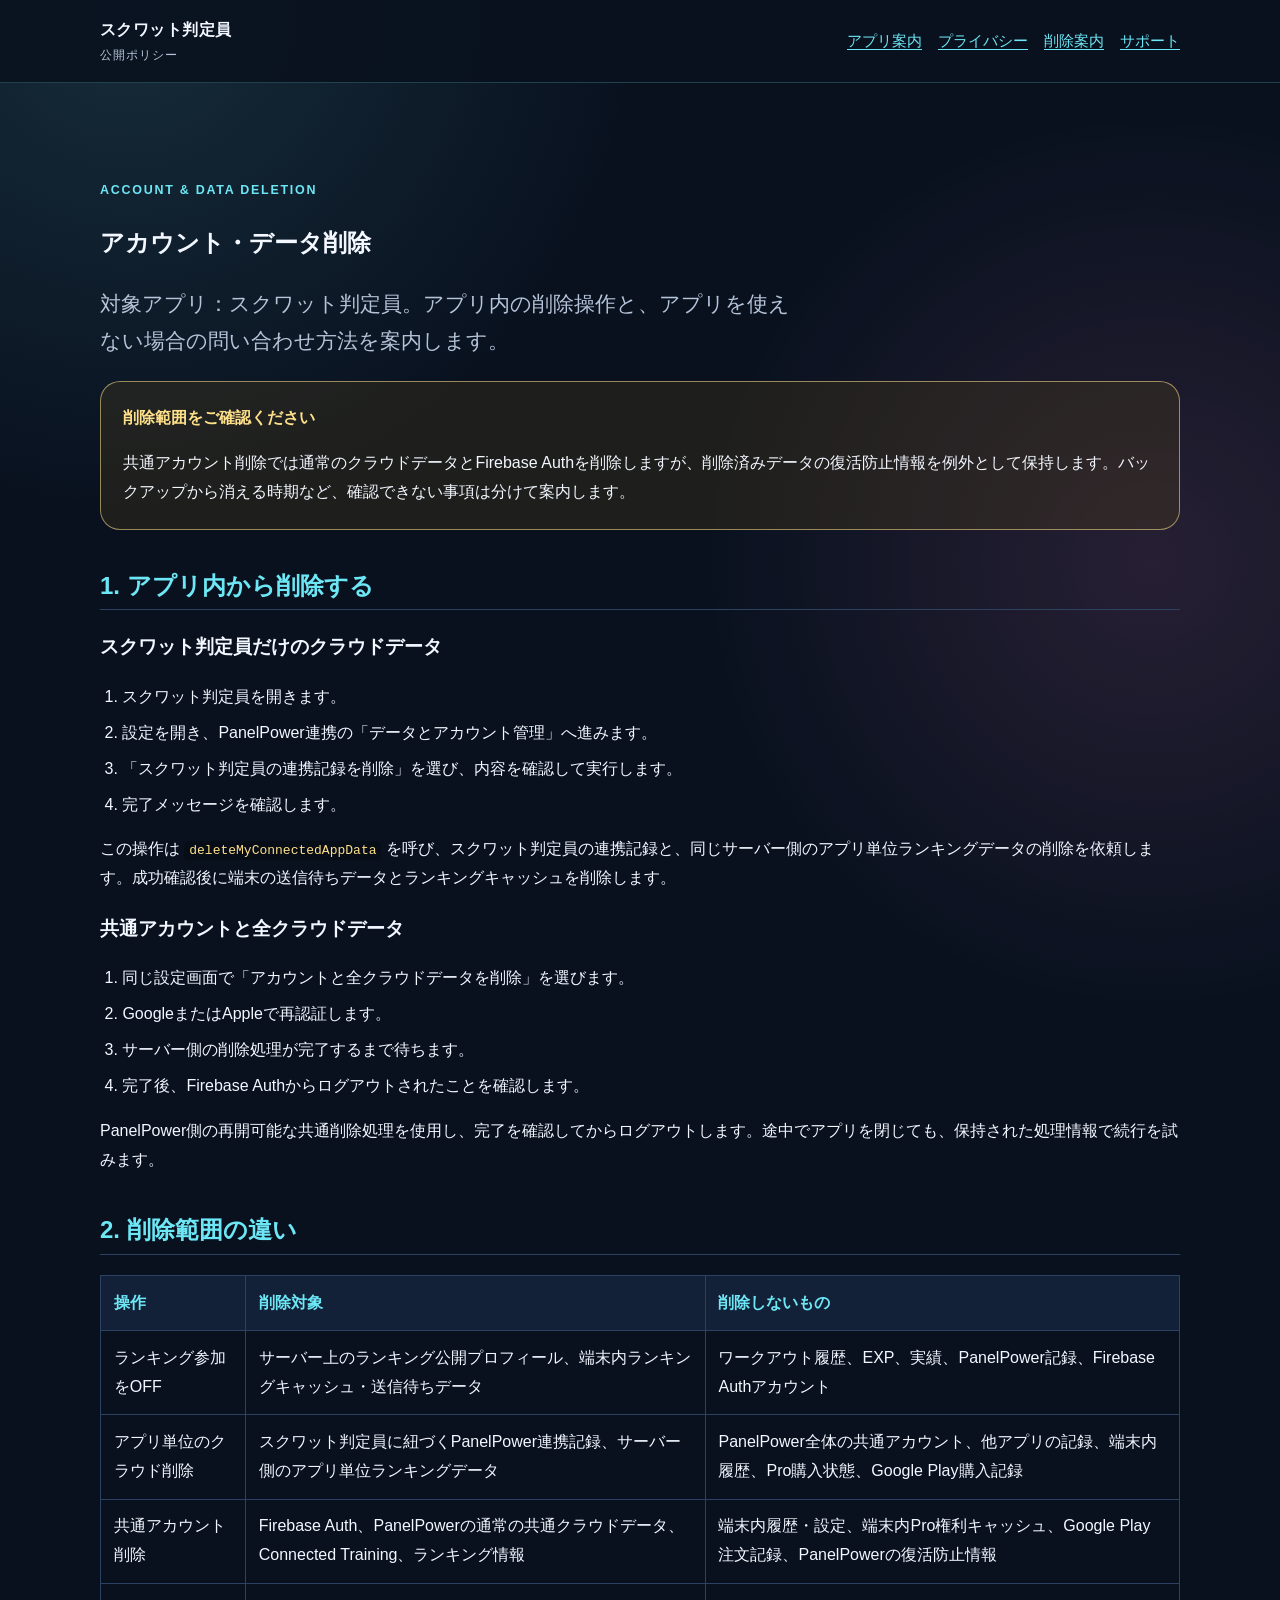
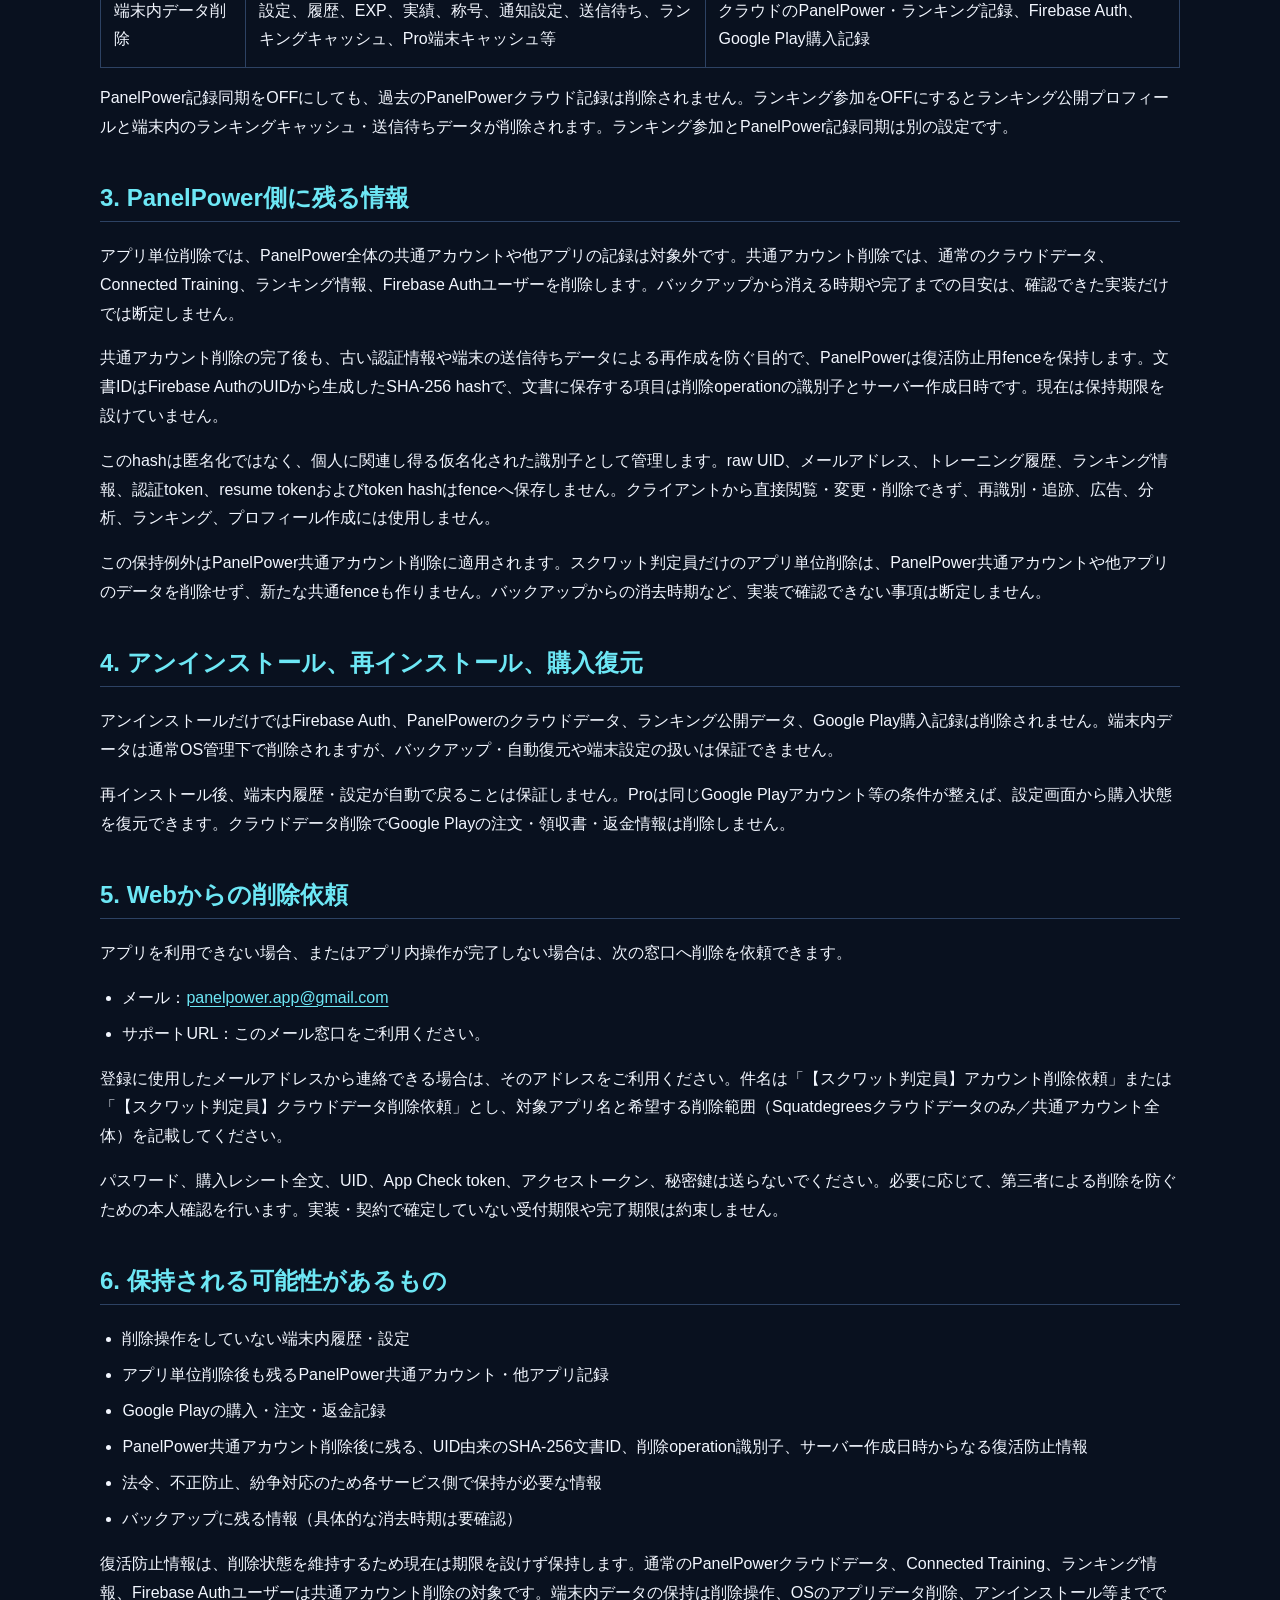
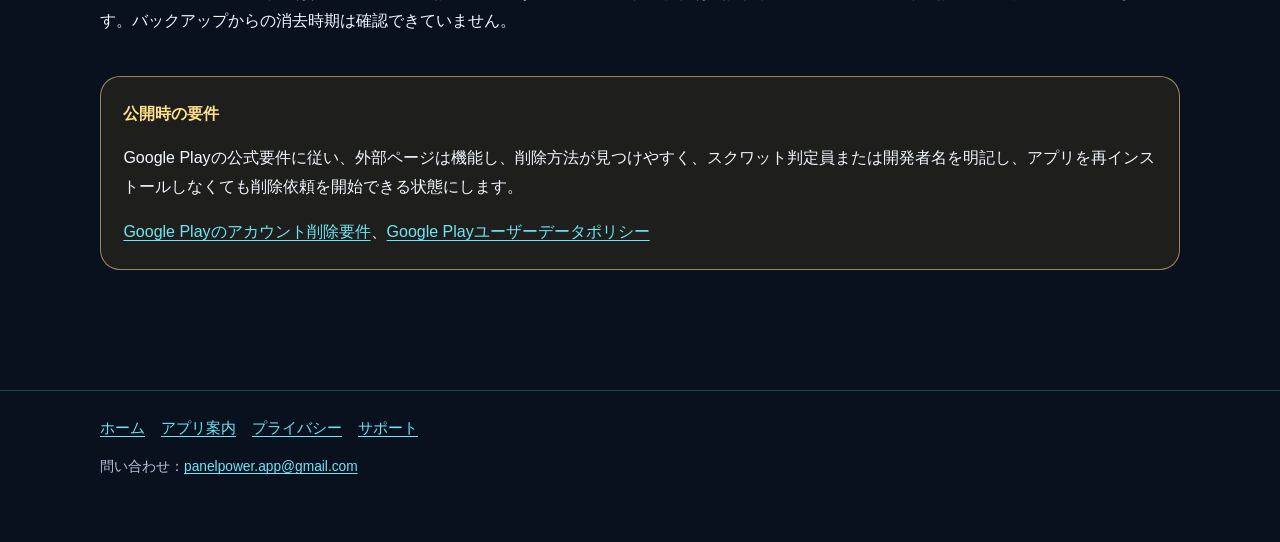
<file: squatdegrees/account-deletion/index.html>
<!doctype html>
<html lang="ja">
  <head>
    <meta charset="utf-8">
    <meta name="viewport" content="width=device-width, initial-scale=1">
    <meta name="description" content="スクワット判定員のアカウント、クラウドデータ、端末内データの削除方法。">
    <meta name="theme-color" content="#09111f">
    <link rel="canonical" href="https://hanageouji58-svg.github.io/app-policies/squatdegrees/account-deletion/">
    <link rel="stylesheet" href="../../styles.css">
    <title>アカウント・データ削除 | スクワット判定員</title>
  </head>
  <body>
    <header class="site-header">
      <div class="shell header-inner">
        <a class="brand" href="../../">スクワット判定員<small>公開ポリシー</small></a>
        <nav aria-label="主要メニュー">
          <a href="../">アプリ案内</a>
          <a href="../privacy/">プライバシー</a>
          <a href="./">削除案内</a>
          <a href="../support/">サポート</a>
        </nav>
      </div>
    </header>
    <main class="shell">
      <section>
        <p class="eyebrow">Account & data deletion</p>
        <h1>アカウント・データ削除</h1>
        <p class="lede">対象アプリ：スクワット判定員。アプリ内の削除操作と、アプリを使えない場合の問い合わせ方法を案内します。</p>
        <div class="notice">
          <strong>削除範囲をご確認ください</strong>
          <p>共通アカウント削除では通常のクラウドデータとFirebase Authを削除しますが、削除済みデータの復活防止情報を例外として保持します。バックアップから消える時期など、確認できない事項は分けて案内します。</p>
        </div>
      </section>

      <section>
        <h2>1. アプリ内から削除する</h2>
        <h3>スクワット判定員だけのクラウドデータ</h3>
        <ol>
          <li>スクワット判定員を開きます。</li>
          <li>設定を開き、PanelPower連携の「データとアカウント管理」へ進みます。</li>
          <li>「スクワット判定員の連携記録を削除」を選び、内容を確認して実行します。</li>
          <li>完了メッセージを確認します。</li>
        </ol>
        <p>この操作は <code>deleteMyConnectedAppData</code> を呼び、スクワット判定員の連携記録と、同じサーバー側のアプリ単位ランキングデータの削除を依頼します。成功確認後に端末の送信待ちデータとランキングキャッシュを削除します。</p>

        <h3>共通アカウントと全クラウドデータ</h3>
        <ol>
          <li>同じ設定画面で「アカウントと全クラウドデータを削除」を選びます。</li>
          <li>GoogleまたはAppleで再認証します。</li>
          <li>サーバー側の削除処理が完了するまで待ちます。</li>
          <li>完了後、Firebase Authからログアウトされたことを確認します。</li>
        </ol>
        <p>PanelPower側の再開可能な共通削除処理を使用し、完了を確認してからログアウトします。途中でアプリを閉じても、保持された処理情報で続行を試みます。</p>
      </section>

      <section>
        <h2>2. 削除範囲の違い</h2>
        <div class="table-wrap">
          <table>
            <thead><tr><th>操作</th><th>削除対象</th><th>削除しないもの</th></tr></thead>
            <tbody>
              <tr><td>ランキング参加をOFF</td><td>サーバー上のランキング公開プロフィール、端末内ランキングキャッシュ・送信待ちデータ</td><td>ワークアウト履歴、EXP、実績、PanelPower記録、Firebase Authアカウント</td></tr>
              <tr><td>アプリ単位のクラウド削除</td><td>スクワット判定員に紐づくPanelPower連携記録、サーバー側のアプリ単位ランキングデータ</td><td>PanelPower全体の共通アカウント、他アプリの記録、端末内履歴、Pro購入状態、Google Play購入記録</td></tr>
              <tr><td>共通アカウント削除</td><td>Firebase Auth、PanelPowerの通常の共通クラウドデータ、Connected Training、ランキング情報</td><td>端末内履歴・設定、端末内Pro権利キャッシュ、Google Play注文記録、PanelPowerの復活防止情報</td></tr>
              <tr><td>端末内データ削除</td><td>設定、履歴、EXP、実績、称号、通知設定、送信待ち、ランキングキャッシュ、Pro端末キャッシュ等</td><td>クラウドのPanelPower・ランキング記録、Firebase Auth、Google Play購入記録</td></tr>
            </tbody>
          </table>
        </div>
        <p>PanelPower記録同期をOFFにしても、過去のPanelPowerクラウド記録は削除されません。ランキング参加をOFFにするとランキング公開プロフィールと端末内のランキングキャッシュ・送信待ちデータが削除されます。ランキング参加とPanelPower記録同期は別の設定です。</p>
      </section>

      <section>
        <h2>3. PanelPower側に残る情報</h2>
        <p>アプリ単位削除では、PanelPower全体の共通アカウントや他アプリの記録は対象外です。共通アカウント削除では、通常のクラウドデータ、Connected Training、ランキング情報、Firebase Authユーザーを削除します。バックアップから消える時期や完了までの目安は、確認できた実装だけでは断定しません。</p>
        <p>共通アカウント削除の完了後も、古い認証情報や端末の送信待ちデータによる再作成を防ぐ目的で、PanelPowerは復活防止用fenceを保持します。文書IDはFirebase AuthのUIDから生成したSHA-256 hashで、文書に保存する項目は削除operationの識別子とサーバー作成日時です。現在は保持期限を設けていません。</p>
        <p>このhashは匿名化ではなく、個人に関連し得る仮名化された識別子として管理します。raw UID、メールアドレス、トレーニング履歴、ランキング情報、認証token、resume tokenおよびtoken hashはfenceへ保存しません。クライアントから直接閲覧・変更・削除できず、再識別・追跡、広告、分析、ランキング、プロフィール作成には使用しません。</p>
        <p>この保持例外はPanelPower共通アカウント削除に適用されます。スクワット判定員だけのアプリ単位削除は、PanelPower共通アカウントや他アプリのデータを削除せず、新たな共通fenceも作りません。バックアップからの消去時期など、実装で確認できない事項は断定しません。</p>
      </section>

      <section>
        <h2>4. アンインストール、再インストール、購入復元</h2>
        <p>アンインストールだけではFirebase Auth、PanelPowerのクラウドデータ、ランキング公開データ、Google Play購入記録は削除されません。端末内データは通常OS管理下で削除されますが、バックアップ・自動復元や端末設定の扱いは保証できません。</p>
        <p>再インストール後、端末内履歴・設定が自動で戻ることは保証しません。Proは同じGoogle Playアカウント等の条件が整えば、設定画面から購入状態を復元できます。クラウドデータ削除でGoogle Playの注文・領収書・返金情報は削除しません。</p>
      </section>

      <section>
        <h2>5. Webからの削除依頼</h2>
        <p>アプリを利用できない場合、またはアプリ内操作が完了しない場合は、次の窓口へ削除を依頼できます。</p>
        <ul>
          <li>メール：<a href="mailto:panelpower.app@gmail.com?subject=%E3%80%90%E3%82%B9%E3%82%AF%E3%83%AF%E3%83%83%E3%83%88%E5%88%A4%E5%AE%9A%E5%93%A1%E3%80%91%E3%82%A2%E3%82%AB%E3%82%A6%E3%83%B3%E3%83%88%E5%89%8A%E9%99%A4%E4%BE%9D%E9%A0%BC">panelpower.app@gmail.com</a></li>
          <li>サポートURL：このメール窓口をご利用ください。</li>
        </ul>
        <p>登録に使用したメールアドレスから連絡できる場合は、そのアドレスをご利用ください。件名は「【スクワット判定員】アカウント削除依頼」または「【スクワット判定員】クラウドデータ削除依頼」とし、対象アプリ名と希望する削除範囲（Squatdegreesクラウドデータのみ／共通アカウント全体）を記載してください。</p>
        <p>パスワード、購入レシート全文、UID、App Check token、アクセストークン、秘密鍵は送らないでください。必要に応じて、第三者による削除を防ぐための本人確認を行います。実装・契約で確定していない受付期限や完了期限は約束しません。</p>
      </section>

      <section>
        <h2>6. 保持される可能性があるもの</h2>
        <ul>
          <li>削除操作をしていない端末内履歴・設定</li>
          <li>アプリ単位削除後も残るPanelPower共通アカウント・他アプリ記録</li>
          <li>Google Playの購入・注文・返金記録</li>
          <li>PanelPower共通アカウント削除後に残る、UID由来のSHA-256文書ID、削除operation識別子、サーバー作成日時からなる復活防止情報</li>
          <li>法令、不正防止、紛争対応のため各サービス側で保持が必要な情報</li>
          <li>バックアップに残る情報（具体的な消去時期は要確認）</li>
        </ul>
        <p>復活防止情報は、削除状態を維持するため現在は期限を設けず保持します。通常のPanelPowerクラウドデータ、Connected Training、ランキング情報、Firebase Authユーザーは共通アカウント削除の対象です。端末内データの保持は削除操作、OSのアプリデータ削除、アンインストール等までです。バックアップからの消去時期は確認できていません。</p>
      </section>

      <section class="notice">
        <strong>公開時の要件</strong>
        <p>Google Playの公式要件に従い、外部ページは機能し、削除方法が見つけやすく、スクワット判定員または開発者名を明記し、アプリを再インストールしなくても削除依頼を開始できる状態にします。</p>
        <p><a href="https://support.google.com/googleplay/android-developer/answer/13327111?hl=ja">Google Playのアカウント削除要件</a>、<a href="https://support.google.com/googleplay/android-developer/answer/10144311?hl=ja">Google Playユーザーデータポリシー</a></p>
      </section>
    </main>
    <footer class="site-footer">
      <div class="shell">
        <nav aria-label="フッターメニュー">
          <a href="../../">ホーム</a>
          <a href="../">アプリ案内</a>
          <a href="../privacy/">プライバシー</a>
          <a href="../support/">サポート</a>
        </nav>
        <p>問い合わせ：<a href="mailto:panelpower.app@gmail.com?subject=%E3%80%90%E3%82%B9%E3%82%AF%E3%83%AF%E3%83%83%E3%83%88%E5%88%A4%E5%AE%9A%E5%93%A1%E3%80%91%E3%82%A2%E3%82%AB%E3%82%A6%E3%83%B3%E3%83%88%E5%89%8A%E9%99%A4%E4%BE%9D%E9%A0%BC">panelpower.app@gmail.com</a></p>
      </div>
    </footer>
  </body>
</html>
</file>
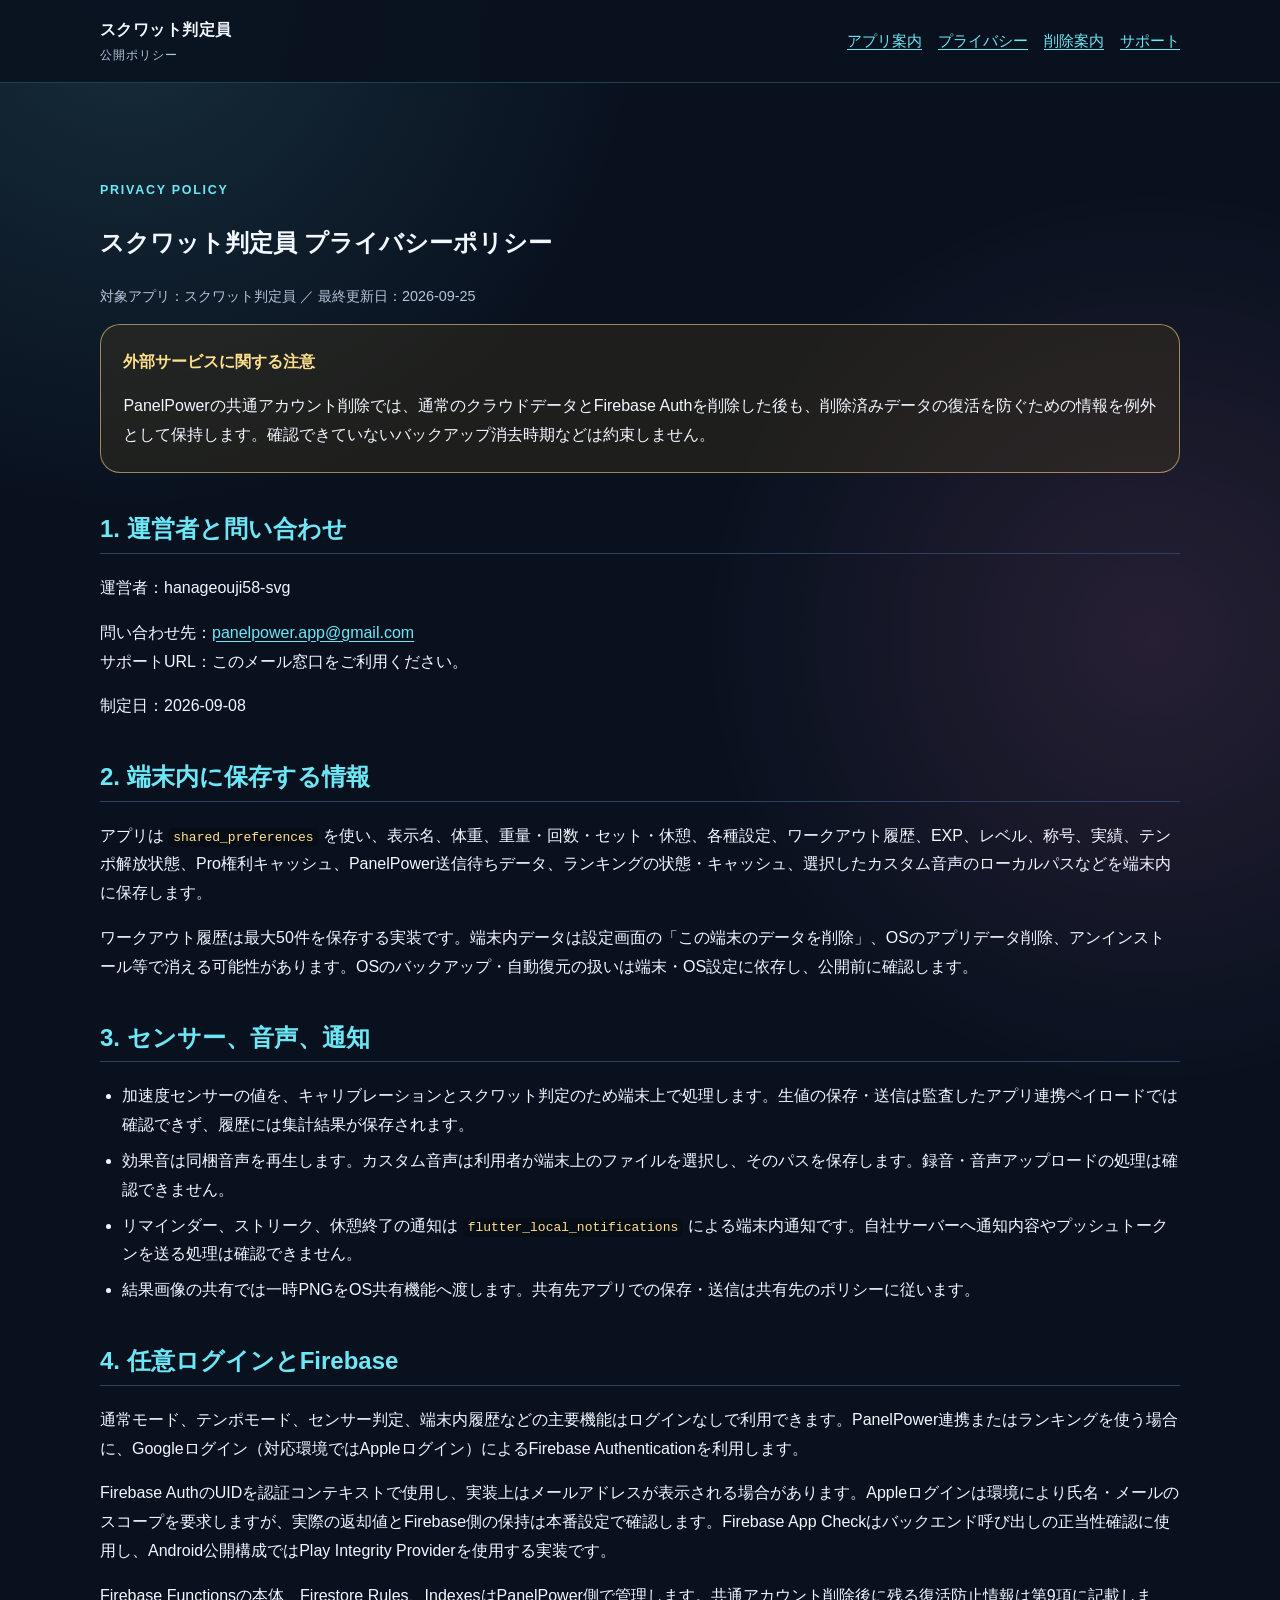
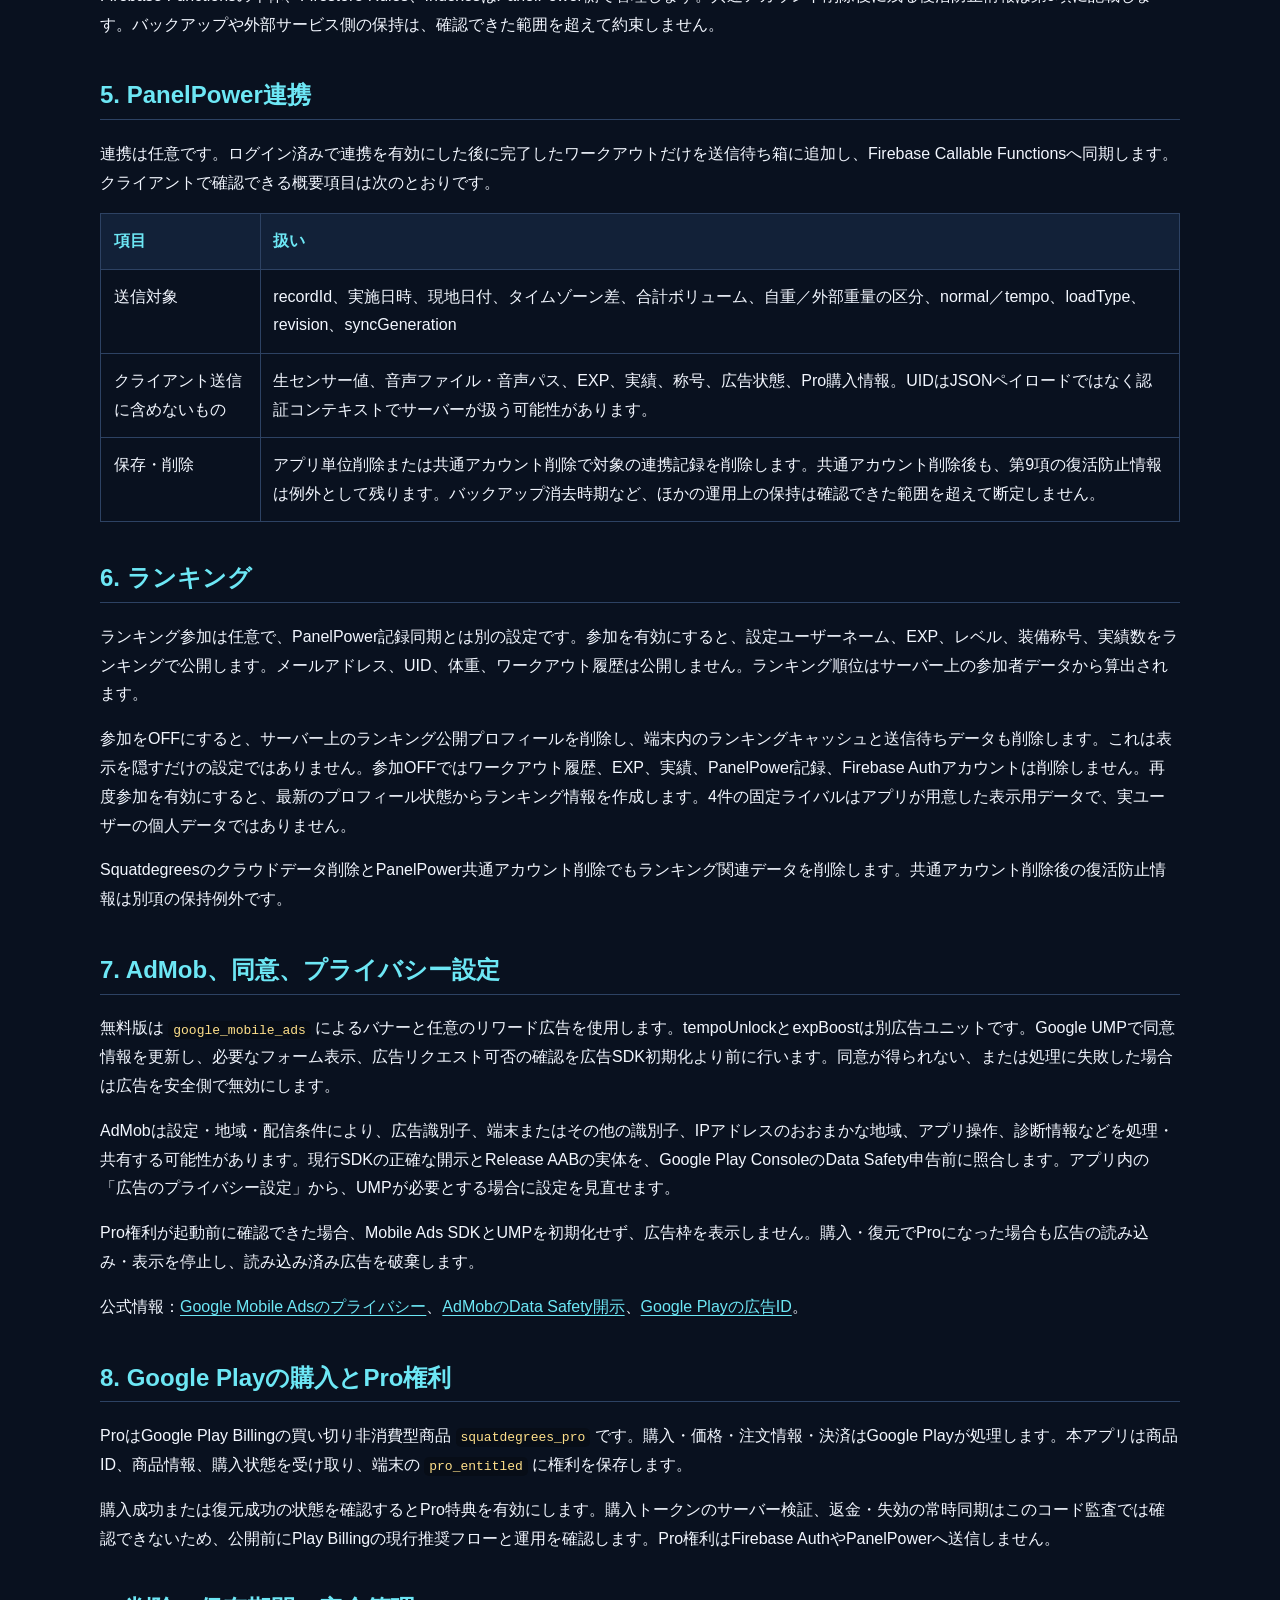
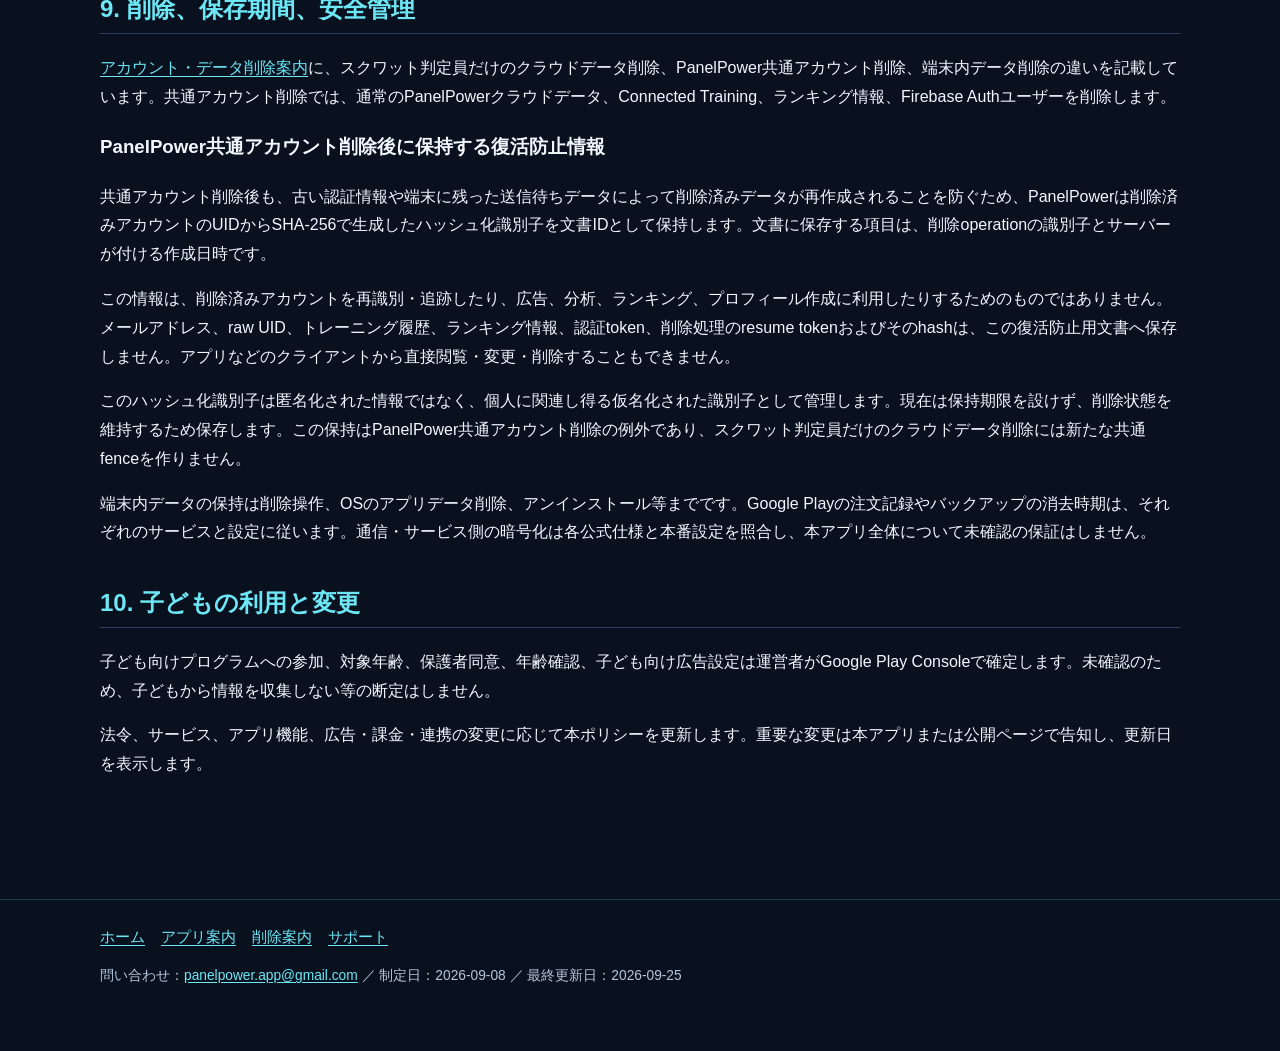
<file: squatdegrees/privacy/index.html>
<!doctype html>
<html lang="ja">
  <head>
    <meta charset="utf-8">
    <meta name="viewport" content="width=device-width, initial-scale=1">
    <meta name="description" content="スクワット判定員のプライバシーポリシー。端末内データ、Firebase、PanelPower、ランキング、AdMob、Google Play購入の扱い。">
    <meta name="theme-color" content="#09111f">
    <link rel="canonical" href="https://hanageouji58-svg.github.io/app-policies/squatdegrees/privacy/">
    <link rel="stylesheet" href="../../styles.css">
    <title>プライバシーポリシー | スクワット判定員</title>
  </head>
  <body>
    <header class="site-header">
      <div class="shell header-inner">
        <a class="brand" href="../../">スクワット判定員<small>公開ポリシー</small></a>
        <nav aria-label="主要メニュー">
          <a href="../">アプリ案内</a>
          <a href="./">プライバシー</a>
          <a href="../account-deletion/">削除案内</a>
          <a href="../support/">サポート</a>
        </nav>
      </div>
    </header>
    <main class="shell">
      <section>
        <p class="eyebrow">Privacy policy</p>
        <h1>スクワット判定員 プライバシーポリシー</h1>
        <p class="meta">対象アプリ：スクワット判定員 ／ 最終更新日：2026-09-25</p>
        <div class="notice">
          <strong>外部サービスに関する注意</strong>
          <p>PanelPowerの共通アカウント削除では、通常のクラウドデータとFirebase Authを削除した後も、削除済みデータの復活を防ぐための情報を例外として保持します。確認できていないバックアップ消去時期などは約束しません。</p>
        </div>
      </section>

      <section>
        <h2>1. 運営者と問い合わせ</h2>
        <p>運営者：hanageouji58-svg</p>
        <p>問い合わせ先：<a href="mailto:panelpower.app@gmail.com?subject=%E3%80%90%E3%82%B9%E3%82%AF%E3%83%AF%E3%83%83%E3%83%88%E5%88%A4%E5%AE%9A%E5%93%A1%E3%80%91%E3%81%8A%E5%95%8F%E3%81%84%E5%90%88%E3%82%8F%E3%81%9B">panelpower.app@gmail.com</a><br>サポートURL：このメール窓口をご利用ください。</p>
        <p>制定日：2026-09-08</p>
      </section>

      <section>
        <h2>2. 端末内に保存する情報</h2>
        <p>アプリは <code>shared_preferences</code> を使い、表示名、体重、重量・回数・セット・休憩、各種設定、ワークアウト履歴、EXP、レベル、称号、実績、テンポ解放状態、Pro権利キャッシュ、PanelPower送信待ちデータ、ランキングの状態・キャッシュ、選択したカスタム音声のローカルパスなどを端末内に保存します。</p>
        <p>ワークアウト履歴は最大50件を保存する実装です。端末内データは設定画面の「この端末のデータを削除」、OSのアプリデータ削除、アンインストール等で消える可能性があります。OSのバックアップ・自動復元の扱いは端末・OS設定に依存し、公開前に確認します。</p>
      </section>

      <section>
        <h2>3. センサー、音声、通知</h2>
        <ul>
          <li>加速度センサーの値を、キャリブレーションとスクワット判定のため端末上で処理します。生値の保存・送信は監査したアプリ連携ペイロードでは確認できず、履歴には集計結果が保存されます。</li>
          <li>効果音は同梱音声を再生します。カスタム音声は利用者が端末上のファイルを選択し、そのパスを保存します。録音・音声アップロードの処理は確認できません。</li>
          <li>リマインダー、ストリーク、休憩終了の通知は <code>flutter_local_notifications</code> による端末内通知です。自社サーバーへ通知内容やプッシュトークンを送る処理は確認できません。</li>
          <li>結果画像の共有では一時PNGをOS共有機能へ渡します。共有先アプリでの保存・送信は共有先のポリシーに従います。</li>
        </ul>
      </section>

      <section>
        <h2>4. 任意ログインとFirebase</h2>
        <p>通常モード、テンポモード、センサー判定、端末内履歴などの主要機能はログインなしで利用できます。PanelPower連携またはランキングを使う場合に、Googleログイン（対応環境ではAppleログイン）によるFirebase Authenticationを利用します。</p>
        <p>Firebase AuthのUIDを認証コンテキストで使用し、実装上はメールアドレスが表示される場合があります。Appleログインは環境により氏名・メールのスコープを要求しますが、実際の返却値とFirebase側の保持は本番設定で確認します。Firebase App Checkはバックエンド呼び出しの正当性確認に使用し、Android公開構成ではPlay Integrity Providerを使用する実装です。</p>
        <p>Firebase Functionsの本体、Firestore Rules、IndexesはPanelPower側で管理します。共通アカウント削除後に残る復活防止情報は第9項に記載します。バックアップや外部サービス側の保持は、確認できた範囲を超えて約束しません。</p>
      </section>

      <section>
        <h2>5. PanelPower連携</h2>
        <p>連携は任意です。ログイン済みで連携を有効にした後に完了したワークアウトだけを送信待ち箱に追加し、Firebase Callable Functionsへ同期します。クライアントで確認できる概要項目は次のとおりです。</p>
        <div class="table-wrap">
          <table>
            <thead><tr><th>項目</th><th>扱い</th></tr></thead>
            <tbody>
              <tr><td>送信対象</td><td>recordId、実施日時、現地日付、タイムゾーン差、合計ボリューム、自重／外部重量の区分、normal／tempo、loadType、revision、syncGeneration</td></tr>
              <tr><td>クライアント送信に含めないもの</td><td>生センサー値、音声ファイル・音声パス、EXP、実績、称号、広告状態、Pro購入情報。UIDはJSONペイロードではなく認証コンテキストでサーバーが扱う可能性があります。</td></tr>
              <tr><td>保存・削除</td><td>アプリ単位削除または共通アカウント削除で対象の連携記録を削除します。共通アカウント削除後も、第9項の復活防止情報は例外として残ります。バックアップ消去時期など、ほかの運用上の保持は確認できた範囲を超えて断定しません。</td></tr>
            </tbody>
          </table>
        </div>
      </section>

      <section>
        <h2>6. ランキング</h2>
        <p>ランキング参加は任意で、PanelPower記録同期とは別の設定です。参加を有効にすると、設定ユーザーネーム、EXP、レベル、装備称号、実績数をランキングで公開します。メールアドレス、UID、体重、ワークアウト履歴は公開しません。ランキング順位はサーバー上の参加者データから算出されます。</p>
        <p>参加をOFFにすると、サーバー上のランキング公開プロフィールを削除し、端末内のランキングキャッシュと送信待ちデータも削除します。これは表示を隠すだけの設定ではありません。参加OFFではワークアウト履歴、EXP、実績、PanelPower記録、Firebase Authアカウントは削除しません。再度参加を有効にすると、最新のプロフィール状態からランキング情報を作成します。4件の固定ライバルはアプリが用意した表示用データで、実ユーザーの個人データではありません。</p>
        <p>Squatdegreesのクラウドデータ削除とPanelPower共通アカウント削除でもランキング関連データを削除します。共通アカウント削除後の復活防止情報は別項の保持例外です。</p>
      </section>

      <section>
        <h2>7. AdMob、同意、プライバシー設定</h2>
        <p>無料版は <code>google_mobile_ads</code> によるバナーと任意のリワード広告を使用します。tempoUnlockとexpBoostは別広告ユニットです。Google UMPで同意情報を更新し、必要なフォーム表示、広告リクエスト可否の確認を広告SDK初期化より前に行います。同意が得られない、または処理に失敗した場合は広告を安全側で無効にします。</p>
        <p>AdMobは設定・地域・配信条件により、広告識別子、端末またはその他の識別子、IPアドレスのおおまかな地域、アプリ操作、診断情報などを処理・共有する可能性があります。現行SDKの正確な開示とRelease AABの実体を、Google Play ConsoleのData Safety申告前に照合します。アプリ内の「広告のプライバシー設定」から、UMPが必要とする場合に設定を見直せます。</p>
        <p>Pro権利が起動前に確認できた場合、Mobile Ads SDKとUMPを初期化せず、広告枠を表示しません。購入・復元でProになった場合も広告の読み込み・表示を停止し、読み込み済み広告を破棄します。</p>
        <p>公式情報：<a href="https://developers.google.com/admob/android/privacy?hl=ja">Google Mobile Adsのプライバシー</a>、<a href="https://developers.google.com/admob/android/privacy/play-data-disclosure?hl=ja">AdMobのData Safety開示</a>、<a href="https://support.google.com/googleplay/android-developer/answer/6048248?hl=ja">Google Playの広告ID</a>。</p>
      </section>

      <section>
        <h2>8. Google Playの購入とPro権利</h2>
        <p>ProはGoogle Play Billingの買い切り非消費型商品 <code>squatdegrees_pro</code> です。購入・価格・注文情報・決済はGoogle Playが処理します。本アプリは商品ID、商品情報、購入状態を受け取り、端末の <code>pro_entitled</code> に権利を保存します。</p>
        <p>購入成功または復元成功の状態を確認するとPro特典を有効にします。購入トークンのサーバー検証、返金・失効の常時同期はこのコード監査では確認できないため、公開前にPlay Billingの現行推奨フローと運用を確認します。Pro権利はFirebase AuthやPanelPowerへ送信しません。</p>
      </section>

      <section>
        <h2>9. 削除、保存期間、安全管理</h2>
        <p><a href="../account-deletion/">アカウント・データ削除案内</a>に、スクワット判定員だけのクラウドデータ削除、PanelPower共通アカウント削除、端末内データ削除の違いを記載しています。共通アカウント削除では、通常のPanelPowerクラウドデータ、Connected Training、ランキング情報、Firebase Authユーザーを削除します。</p>
        <h3>PanelPower共通アカウント削除後に保持する復活防止情報</h3>
        <p>共通アカウント削除後も、古い認証情報や端末に残った送信待ちデータによって削除済みデータが再作成されることを防ぐため、PanelPowerは削除済みアカウントのUIDからSHA-256で生成したハッシュ化識別子を文書IDとして保持します。文書に保存する項目は、削除operationの識別子とサーバーが付ける作成日時です。</p>
        <p>この情報は、削除済みアカウントを再識別・追跡したり、広告、分析、ランキング、プロフィール作成に利用したりするためのものではありません。メールアドレス、raw UID、トレーニング履歴、ランキング情報、認証token、削除処理のresume tokenおよびそのhashは、この復活防止用文書へ保存しません。アプリなどのクライアントから直接閲覧・変更・削除することもできません。</p>
        <p>このハッシュ化識別子は匿名化された情報ではなく、個人に関連し得る仮名化された識別子として管理します。現在は保持期限を設けず、削除状態を維持するため保存します。この保持はPanelPower共通アカウント削除の例外であり、スクワット判定員だけのクラウドデータ削除には新たな共通fenceを作りません。</p>
        <p>端末内データの保持は削除操作、OSのアプリデータ削除、アンインストール等までです。Google Playの注文記録やバックアップの消去時期は、それぞれのサービスと設定に従います。通信・サービス側の暗号化は各公式仕様と本番設定を照合し、本アプリ全体について未確認の保証はしません。</p>
      </section>

      <section>
        <h2>10. 子どもの利用と変更</h2>
        <p>子ども向けプログラムへの参加、対象年齢、保護者同意、年齢確認、子ども向け広告設定は運営者がGoogle Play Consoleで確定します。未確認のため、子どもから情報を収集しない等の断定はしません。</p>
        <p>法令、サービス、アプリ機能、広告・課金・連携の変更に応じて本ポリシーを更新します。重要な変更は本アプリまたは公開ページで告知し、更新日を表示します。</p>
      </section>
    </main>
    <footer class="site-footer">
      <div class="shell">
        <nav aria-label="フッターメニュー">
          <a href="../../">ホーム</a>
          <a href="../">アプリ案内</a>
          <a href="../account-deletion/">削除案内</a>
          <a href="../support/">サポート</a>
        </nav>
        <p>問い合わせ：<a href="mailto:panelpower.app@gmail.com?subject=%E3%80%90%E3%82%B9%E3%82%AF%E3%83%AF%E3%83%83%E3%83%88%E5%88%A4%E5%AE%9A%E5%93%A1%E3%80%91%E3%81%8A%E5%95%8F%E3%81%84%E5%90%88%E3%82%8F%E3%81%9B">panelpower.app@gmail.com</a> ／ 制定日：2026-09-08 ／ 最終更新日：2026-09-25</p>
      </div>
    </footer>
  </body>
</html>
</file>
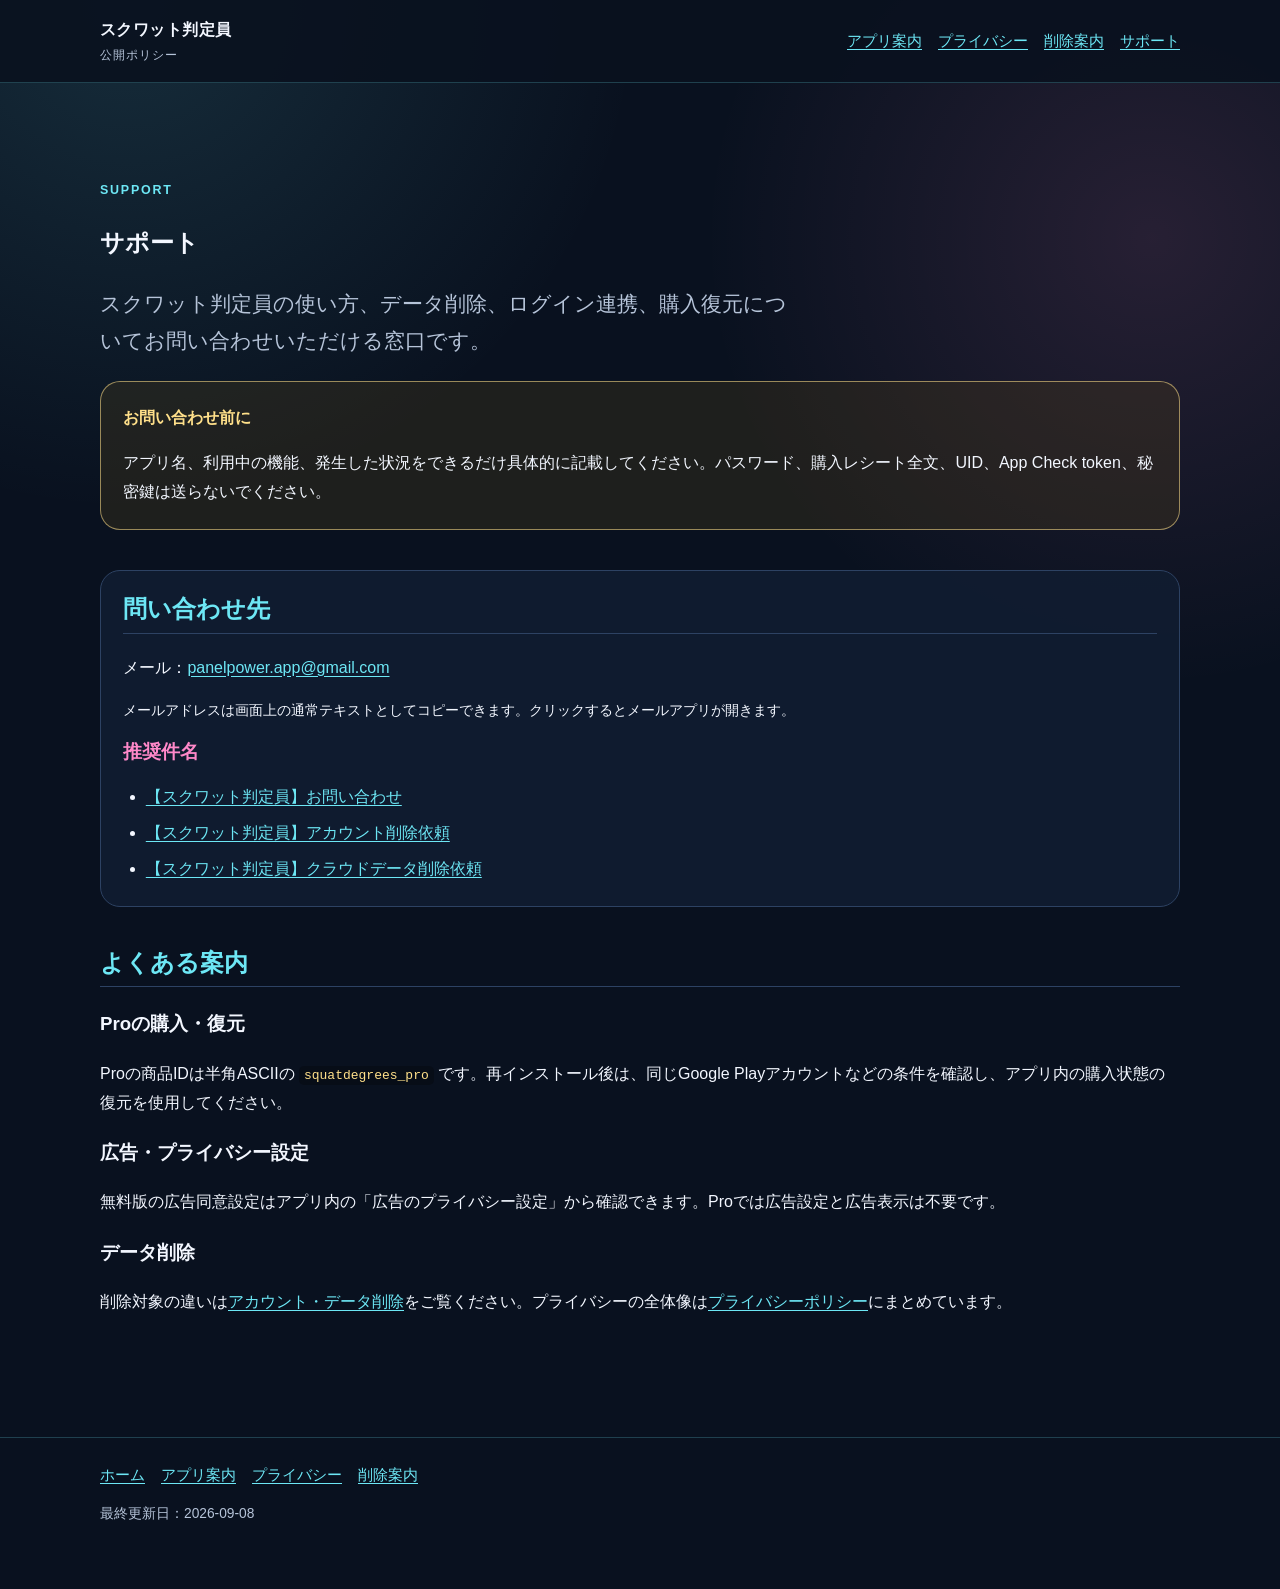
<file: squatdegrees/support/index.html>
<!doctype html>
<html lang="ja">
  <head>
    <meta charset="utf-8">
    <meta name="viewport" content="width=device-width, initial-scale=1">
    <meta name="description" content="スクワット判定員のサポート窓口とよくある案内。">
    <meta name="theme-color" content="#09111f">
    <link rel="canonical" href="https://hanageouji58-svg.github.io/app-policies/squatdegrees/support/">
    <link rel="stylesheet" href="../../styles.css">
    <title>サポート | スクワット判定員</title>
  </head>
  <body>
    <header class="site-header">
      <div class="shell header-inner">
        <a class="brand" href="../../">スクワット判定員<small>公開ポリシー</small></a>
        <nav aria-label="主要メニュー">
          <a href="../">アプリ案内</a>
          <a href="../privacy/">プライバシー</a>
          <a href="../account-deletion/">削除案内</a>
          <a href="./">サポート</a>
        </nav>
      </div>
    </header>
    <main class="shell">
      <section>
        <p class="eyebrow">Support</p>
        <h1>サポート</h1>
        <p class="lede">スクワット判定員の使い方、データ削除、ログイン連携、購入復元についてお問い合わせいただける窓口です。</p>
        <div class="notice">
          <strong>お問い合わせ前に</strong>
          <p>アプリ名、利用中の機能、発生した状況をできるだけ具体的に記載してください。パスワード、購入レシート全文、UID、App Check token、秘密鍵は送らないでください。</p>
        </div>
      </section>

      <section class="card">
        <h2>問い合わせ先</h2>
        <p>メール：<a href="mailto:panelpower.app@gmail.com?subject=%E3%80%90%E3%82%B9%E3%82%AF%E3%83%AF%E3%83%83%E3%83%88%E5%88%A4%E5%AE%9A%E5%93%A1%E3%80%91%E3%81%8A%E5%95%8F%E3%81%84%E5%90%88%E3%82%8F%E3%81%9B">panelpower.app@gmail.com</a></p>
        <p class="small">メールアドレスは画面上の通常テキストとしてコピーできます。クリックするとメールアプリが開きます。</p>
        <h3>推奨件名</h3>
        <ul>
          <li><a href="mailto:panelpower.app@gmail.com?subject=%E3%80%90%E3%82%B9%E3%82%AF%E3%83%AF%E3%83%83%E3%83%88%E5%88%A4%E5%AE%9A%E5%93%A1%E3%80%91%E3%81%8A%E5%95%8F%E3%81%84%E5%90%88%E3%82%8F%E3%81%9B">【スクワット判定員】お問い合わせ</a></li>
          <li><a href="mailto:panelpower.app@gmail.com?subject=%E3%80%90%E3%82%B9%E3%82%AF%E3%83%AF%E3%83%83%E3%83%88%E5%88%A4%E5%AE%9A%E5%93%A1%E3%80%91%E3%82%A2%E3%82%AB%E3%82%A6%E3%83%B3%E3%83%88%E5%89%8A%E9%99%A4%E4%BE%9D%E9%A0%BC">【スクワット判定員】アカウント削除依頼</a></li>
          <li><a href="mailto:panelpower.app@gmail.com?subject=%E3%80%90%E3%82%B9%E3%82%AF%E3%83%AF%E3%83%83%E3%83%88%E5%88%A4%E5%AE%9A%E5%93%A1%E3%80%91%E3%82%AF%E3%83%A9%E3%82%A6%E3%83%89%E3%83%87%E3%83%BC%E3%82%BF%E5%89%8A%E9%99%A4%E4%BE%9D%E9%A0%BC">【スクワット判定員】クラウドデータ削除依頼</a></li>
        </ul>
      </section>

      <section>
        <h2>よくある案内</h2>
        <h3>Proの購入・復元</h3>
        <p>Proの商品IDは半角ASCIIの <code>squatdegrees_pro</code> です。再インストール後は、同じGoogle Playアカウントなどの条件を確認し、アプリ内の購入状態の復元を使用してください。</p>
        <h3>広告・プライバシー設定</h3>
        <p>無料版の広告同意設定はアプリ内の「広告のプライバシー設定」から確認できます。Proでは広告設定と広告表示は不要です。</p>
        <h3>データ削除</h3>
        <p>削除対象の違いは<a href="../account-deletion/">アカウント・データ削除</a>をご覧ください。プライバシーの全体像は<a href="../privacy/">プライバシーポリシー</a>にまとめています。</p>
      </section>
    </main>
    <footer class="site-footer">
      <div class="shell">
        <nav aria-label="フッターメニュー">
          <a href="../../">ホーム</a>
          <a href="../">アプリ案内</a>
          <a href="../privacy/">プライバシー</a>
          <a href="../account-deletion/">削除案内</a>
        </nav>
        <p>最終更新日：2026-09-08</p>
      </div>
    </footer>
  </body>
</html>
</file>
<file: styles.css>
:root {
  color-scheme: dark;
  --bg: #09111f;
  --panel: #111d31;
  --panel-strong: #162741;
  --line: #2d4263;
  --text: #f3f7ff;
  --muted: #b6c4d9;
  --cyan: #6de7f5;
  --pink: #ff88c9;
  --yellow: #ffe08a;
  --danger: #ffb0a8;
  font-family: -apple-system, BlinkMacSystemFont, "Segoe UI", "Noto Sans JP",
    sans-serif;
}

* {
  box-sizing: border-box;
}

html {
  scroll-behavior: smooth;
}

body {
  margin: 0;
  background:
    radial-gradient(circle at 10% 0%, rgba(109, 231, 245, 0.13), transparent 32rem),
    radial-gradient(circle at 90% 15%, rgba(255, 136, 201, 0.12), transparent 28rem),
    var(--bg);
  color: var(--text);
  line-height: 1.8;
}

a {
  color: var(--cyan);
  text-underline-offset: 0.18em;
}

a:hover,
a:focus-visible {
  color: white;
}

.shell {
  width: min(1080px, calc(100% - 2rem));
  margin: 0 auto;
}

.site-header {
  border-bottom: 1px solid rgba(109, 231, 245, 0.22);
  background: rgba(9, 17, 31, 0.9);
}

.header-inner {
  display: flex;
  align-items: center;
  justify-content: space-between;
  gap: 1rem;
  padding: 1rem 0;
}

.brand {
  color: var(--text);
  font-weight: 800;
  letter-spacing: 0.03em;
  text-decoration: none;
}

.brand small {
  display: block;
  color: var(--muted);
  font-size: 0.72rem;
  font-weight: 500;
  letter-spacing: 0.08em;
}

nav {
  display: flex;
  flex-wrap: wrap;
  justify-content: flex-end;
  gap: 0.7rem 1rem;
}

nav a {
  font-size: 0.92rem;
}

main {
  padding: 3.5rem 0 5rem;
}

.hero {
  display: grid;
  grid-template-columns: 1.5fr 1fr;
  gap: 2rem;
  align-items: stretch;
  margin-bottom: 2rem;
}

.hero h1 {
  margin: 0 0 0.75rem;
  font-size: clamp(2.3rem, 7vw, 4.5rem);
  line-height: 1.12;
  letter-spacing: -0.04em;
}

.hero h1 span {
  color: var(--pink);
}

.lede {
  max-width: 44rem;
  color: var(--muted);
  font-size: clamp(1.08rem, 2vw, 1.3rem);
}

.eyebrow {
  margin: 0 0 0.65rem;
  color: var(--cyan);
  font-size: 0.78rem;
  font-weight: 800;
  letter-spacing: 0.14em;
  text-transform: uppercase;
}

.notice,
.card {
  border: 1px solid var(--line);
  border-radius: 1.25rem;
  background: rgba(17, 29, 49, 0.88);
  padding: 1.4rem;
}

.notice {
  border-color: rgba(255, 224, 138, 0.55);
  background: rgba(74, 60, 27, 0.34);
}

.notice strong {
  color: var(--yellow);
}

.card-grid {
  display: grid;
  grid-template-columns: repeat(3, 1fr);
  gap: 1rem;
  margin: 1rem 0 2rem;
}

.card h2,
.card h3,
section h2 {
  margin-top: 0;
  line-height: 1.35;
}

.card h2,
section h2 {
  color: var(--cyan);
}

.card h3 {
  color: var(--pink);
}

.card p:last-child,
.card ul:last-child,
section p:last-child,
section ul:last-child {
  margin-bottom: 0;
}

section {
  margin: 2.5rem 0;
}

section > h2 {
  padding-bottom: 0.45rem;
  border-bottom: 1px solid var(--line);
}

ul,
ol {
  padding-left: 1.4rem;
}

li + li {
  margin-top: 0.45rem;
}

.pill {
  display: inline-block;
  margin: 0.15rem 0.35rem 0.15rem 0;
  padding: 0.2rem 0.65rem;
  border: 1px solid rgba(109, 231, 245, 0.45);
  border-radius: 999px;
  color: var(--cyan);
  font-size: 0.86rem;
}

.meta {
  color: var(--muted);
  font-size: 0.9rem;
}

.placeholder {
  color: var(--yellow);
  font-family: ui-monospace, SFMono-Regular, Consolas, monospace;
  overflow-wrap: anywhere;
}

.table-wrap {
  overflow-x: auto;
}

table {
  width: 100%;
  border-collapse: collapse;
  min-width: 38rem;
}

th,
td {
  padding: 0.8rem;
  border: 1px solid var(--line);
  vertical-align: top;
  text-align: left;
}

th {
  color: var(--cyan);
  background: rgba(22, 39, 65, 0.75);
}

code {
  padding: 0.12rem 0.3rem;
  border-radius: 0.3rem;
  background: rgba(0, 0, 0, 0.25);
  color: var(--yellow);
}

.button-row {
  display: flex;
  flex-wrap: wrap;
  gap: 0.8rem;
  margin-top: 1.4rem;
}

.button {
  display: inline-block;
  padding: 0.65rem 1rem;
  border-radius: 0.7rem;
  background: var(--cyan);
  color: #07121f;
  font-weight: 800;
  text-decoration: none;
}

.button.secondary {
  border: 1px solid var(--line);
  background: transparent;
  color: var(--text);
}

.site-footer {
  border-top: 1px solid rgba(109, 231, 245, 0.22);
  padding: 1.5rem 0 3rem;
  color: var(--muted);
  font-size: 0.86rem;
}

.site-footer nav {
  justify-content: flex-start;
  margin-bottom: 0.8rem;
}

.small {
  font-size: 0.9rem;
}

@media (max-width: 760px) {
  .header-inner,
  .hero {
    display: block;
  }

  nav {
    justify-content: flex-start;
    margin-top: 0.9rem;
  }

  main {
    padding-top: 2.2rem;
  }

  .card-grid {
    grid-template-columns: 1fr;
  }

  .notice,
  .card {
    padding: 1.1rem;
  }
}

@media (prefers-reduced-motion: reduce) {
  html {
    scroll-behavior: auto;
  }
}
</file>
<file: fukuro/styles.css>
:root {
  color-scheme: light;
  --bg: #FFF1D7;
  --card: #FFFAEF;
  --ink: #293C42;
  --muted: #55696f;
  --mint: #147F70;
  --coral: #C64B39;
  font-family: -apple-system, BlinkMacSystemFont, "Hiragino Sans", "Noto Sans JP", sans-serif;
}
* { box-sizing: border-box; }
body { margin: 0; background: var(--bg); color: var(--ink); line-height: 1.8; overflow-wrap: anywhere; }
a { color: var(--mint); text-underline-offset: 0.18em; }
a:hover, a:focus-visible { color: var(--ink); }
.shell { width: min(860px, calc(100% - 2rem)); margin: 0 auto; }
.site-header { border-bottom: 2px solid var(--ink); background: var(--card); }
.header-inner { display: flex; flex-wrap: wrap; align-items: center; justify-content: space-between; gap: 0.5rem 1rem; padding: 0.8rem 0; }
.brand { display: flex; align-items: center; gap: 0.6rem; color: var(--ink); font-weight: 800; text-decoration: none; line-height: 1.3; }
.brand small { display: block; color: var(--muted); font-size: 0.7rem; font-weight: 600; letter-spacing: 0.06em; }
.logo { flex: none; }
nav { display: flex; flex-wrap: wrap; gap: 0.2rem 1rem; }
nav a { font-size: 0.9rem; font-weight: 700; color: var(--ink); }
nav a[aria-current="page"] { color: var(--mint); text-decoration-thickness: 2px; }
main { padding: 2rem 0 3.5rem; }
h1 { font-size: clamp(1.7rem, 7vw, 2.4rem); line-height: 1.3; margin: 0.2rem 0 0.8rem; font-weight: 900; }
h2 { font-size: 1.35rem; line-height: 1.4; margin: 2.2rem 0 0.7rem; font-weight: 800; padding-left: 0.7rem; border-left: 6px solid var(--mint); }
h3 { font-size: 1.05rem; margin: 1.6rem 0 0.3rem; font-weight: 800; }
p { margin: 0.5rem 0; }
.eyebrow { color: var(--mint); font-weight: 800; letter-spacing: 0.1em; font-size: 0.8rem; margin: 0; }
.lede { font-size: 1.05rem; }
.meta { color: var(--muted); font-size: 0.85rem; }
.hero { padding: 1.4rem 1.2rem; background: var(--card); border: 2px solid var(--ink); border-radius: 16px; box-shadow: 0 5px 0 rgba(41, 60, 66, 0.18); }
.hero h1 { color: var(--ink); }
.card, .card-grid article { background: var(--card); border: 2px solid var(--ink); border-radius: 16px; padding: 0.9rem 1.1rem; box-shadow: 0 4px 0 rgba(41, 60, 66, 0.15); margin: 1.4rem 0; }
.card h2 { margin-top: 0.3rem; }
.card-grid { display: grid; grid-template-columns: repeat(auto-fit, minmax(min(100%, 14rem), 1fr)); gap: 1rem; margin: 1.4rem 0; }
.card-grid article { margin: 0; }
.card-grid h3 { margin-top: 0.3rem; color: var(--mint); }
.card.warn { border-color: var(--coral); }
.card.warn h2 { border-left-color: var(--coral); }
.warn-text { color: var(--coral); font-weight: 700; }
.pill { display: inline-block; margin: 0.25rem 0.3rem 0.25rem 0; padding: 0.1rem 0.8rem; border: 1.5px solid var(--ink); border-radius: 999px; background: var(--card); font-size: 0.85rem; font-weight: 700; }
ul, ol { padding-left: 1.4rem; margin: 0.5rem 0; }
li { margin: 0.25rem 0; }
.site-footer { border-top: 2px solid var(--ink); background: var(--card); padding: 1.2rem 0 2rem; font-size: 0.9rem; }
.site-footer p { margin: 0.4rem 0; color: var(--muted); }
@media (max-width: 380px) {
  .shell { width: calc(100% - 1.5rem); }
  .hero, .card { padding: 0.8rem; }
  h2 { font-size: 1.2rem; }
}
</file>
